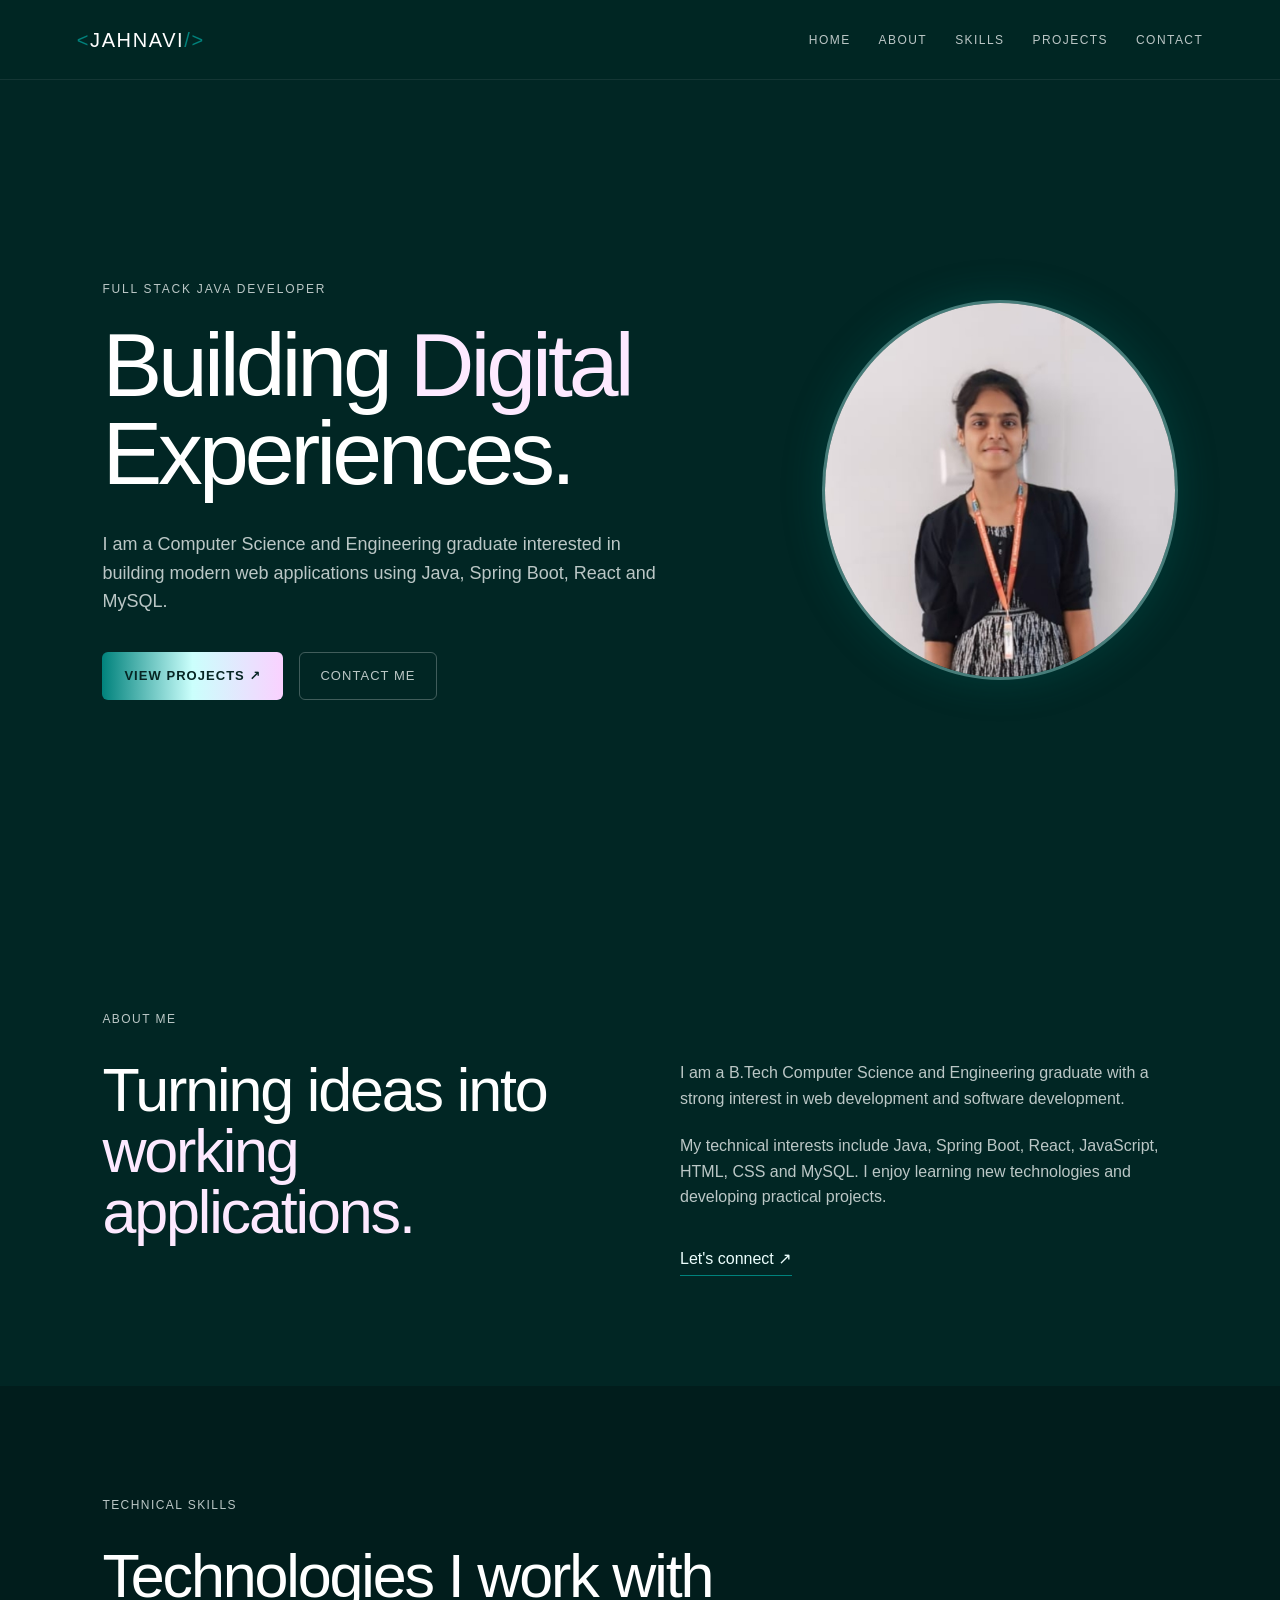
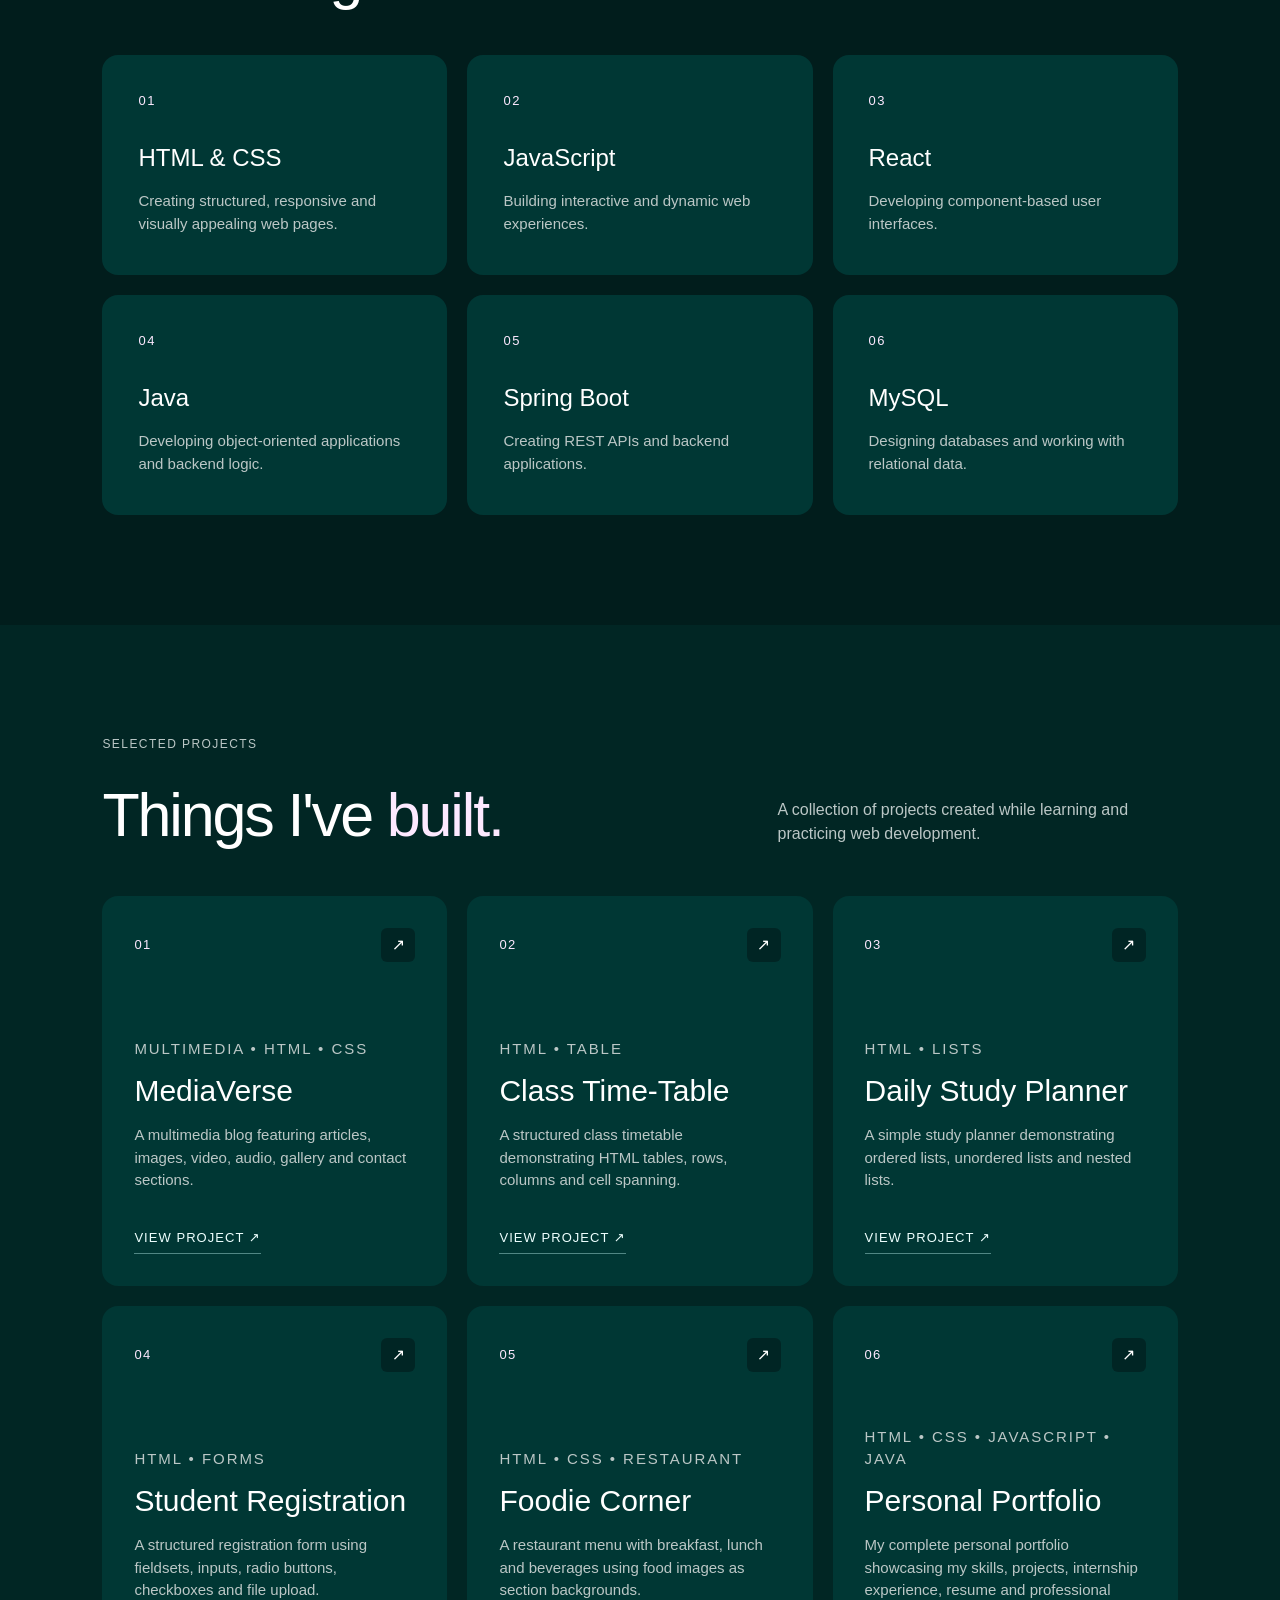
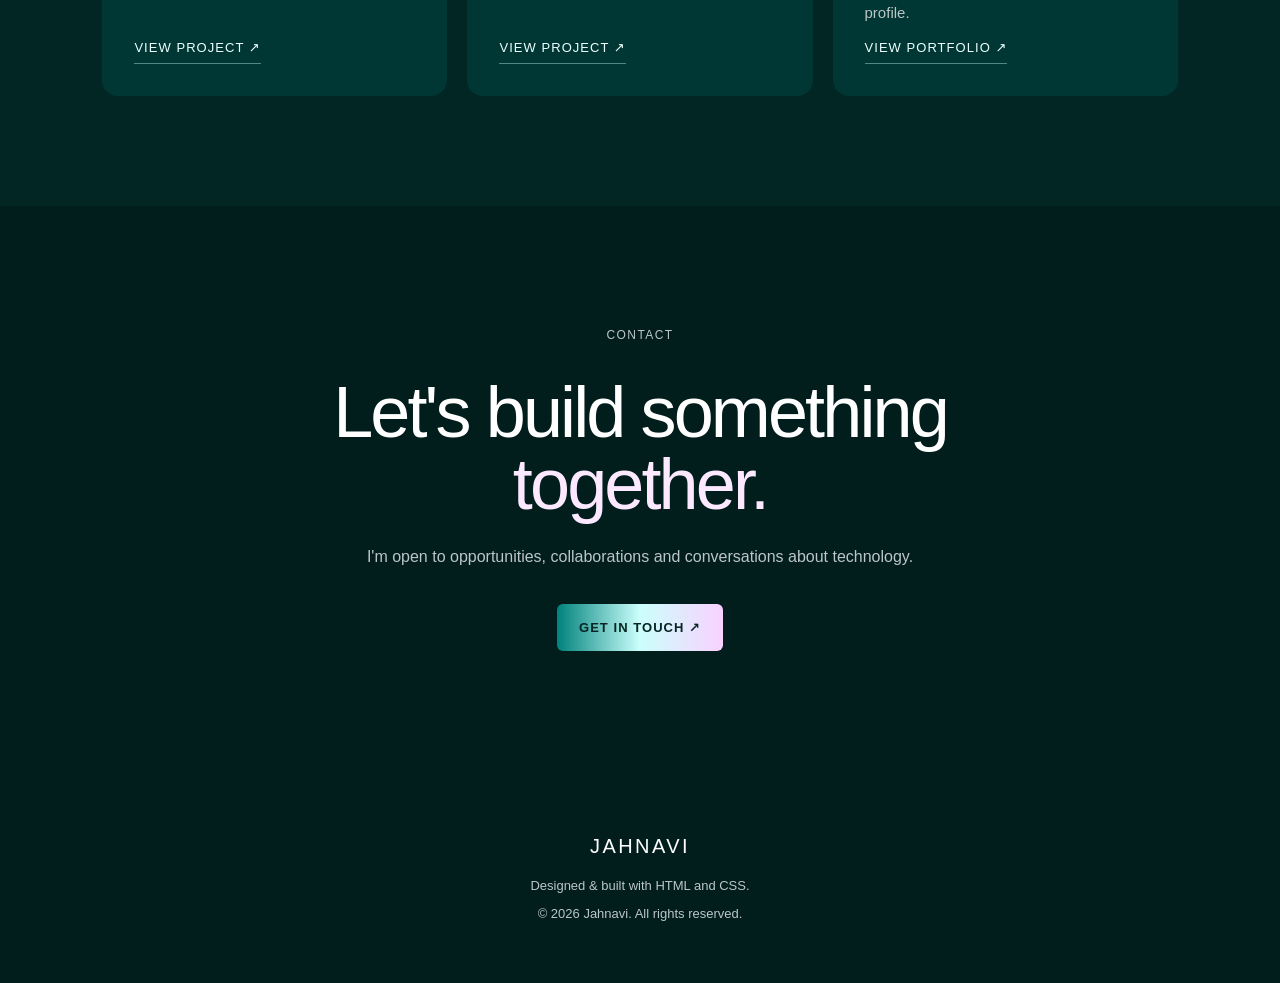
<file: index.html>
<!doctype html>
<html lang="en">
	<head>
		<meta charset="UTF-8" />

		<meta name="viewport" content="width=device-width, initial-scale=1.0" />

		<title>Jahnavi | Full Stack Java Developer</title>

		<link rel="stylesheet" href="style.css" />
	</head>

	<body>
		<!-- ================= NAVIGATION ================= -->

		<header class="navbar">
			<div class="logo"><span>&lt;</span>JAHNAVI<span>/&gt;</span></div>

			<nav>
				<a href="#home">Home</a>

				<a href="#about">About</a>

				<a href="#skills">Skills</a>

				<a href="#projects">Projects</a>

				<a href="#contact">Contact</a>
			</nav>
		</header>

		<!-- ================= HOME ================= -->

		<section id="home" class="hero">
			<div class="hero-content">
				<p class="eyebrow">FULL STACK JAVA DEVELOPER</p>

				<h1>
					Building
					<span>Digital</span>
					Experiences.
				</h1>

				<p class="hero-text">
					I am a Computer Science and Engineering graduate interested in
					building modern web applications using Java, Spring Boot, React and
					MySQL.
				</p>

				<div class="hero-buttons">
					<a href="#projects" class="primary-button"> View Projects ↗ </a>

					<a href="#contact" class="secondary-button"> Contact Me </a>
				</div>
			</div>

			<div class="hero-image">
				<img
					src="profile/image.png"
					alt="Jahnavi - Full Stack Java Developer"
				/>
			</div>
		</section>

		<!-- ================= ABOUT ================= -->

		<section id="about" class="section">
			<div class="section-label">ABOUT ME</div>

			<div class="about-grid">
				<div>
					<h2>
						Turning ideas into
						<span>working applications.</span>
					</h2>
				</div>

				<div class="about-text">
					<p>
						I am a B.Tech Computer Science and Engineering graduate with a
						strong interest in web development and software development.
					</p>

					<p>
						My technical interests include Java, Spring Boot, React, JavaScript,
						HTML, CSS and MySQL. I enjoy learning new technologies and
						developing practical projects.
					</p>

					<a href="#contact" class="text-link"> Let's connect ↗ </a>
				</div>
			</div>
		</section>

		<!-- ================= SKILLS ================= -->

		<section id="skills" class="section skills-section">
			<div class="section-label">TECHNICAL SKILLS</div>

			<h2>Technologies I work with</h2>

			<div class="skills-grid">
				<div class="skill-card">
					<span class="skill-number">01</span>

					<h3>HTML & CSS</h3>

					<p>
						Creating structured, responsive and visually appealing web pages.
					</p>
				</div>

				<div class="skill-card">
					<span class="skill-number">02</span>

					<h3>JavaScript</h3>

					<p>Building interactive and dynamic web experiences.</p>
				</div>

				<div class="skill-card">
					<span class="skill-number">03</span>

					<h3>React</h3>

					<p>Developing component-based user interfaces.</p>
				</div>

				<div class="skill-card">
					<span class="skill-number">04</span>

					<h3>Java</h3>

					<p>Developing object-oriented applications and backend logic.</p>
				</div>

				<div class="skill-card">
					<span class="skill-number">05</span>

					<h3>Spring Boot</h3>

					<p>Creating REST APIs and backend applications.</p>
				</div>

				<div class="skill-card">
					<span class="skill-number">06</span>

					<h3>MySQL</h3>

					<p>Designing databases and working with relational data.</p>
				</div>
			</div>
		</section>

		<!-- ================= PROJECTS ================= -->

		<section id="projects" class="section projects-section">
			<div class="section-label">SELECTED PROJECTS</div>

			<div class="projects-heading">
				<h2>
					Things I've
					<span>built.</span>
				</h2>

				<p>
					A collection of projects created while learning and practicing web
					development.
				</p>
			</div>

			<div class="projects-grid">
				<!-- PROJECT 01 -->

				<article class="project-card">
					<div class="project-top">
						<span class="project-number"> 01 </span>

						<span class="project-arrow"> ↗ </span>
					</div>

					<div class="project-content">
						<p class="project-type">MULTIMEDIA • HTML • CSS</p>

						<h3>MediaVerse</h3>

						<p>
							A multimedia blog featuring articles, images, video, audio,
							gallery and contact sections.
						</p>
					</div>

					<a href="DAY01/index.html" class="project-link" target="_blank">
						View Project ↗
					</a>
				</article>

				<!-- PROJECT 02 -->

				<article class="project-card">
					<div class="project-top">
						<span class="project-number"> 02 </span>

						<span class="project-arrow"> ↗ </span>
					</div>

					<div class="project-content">
						<p class="project-type">HTML • TABLE</p>

						<h3>Class Time-Table</h3>

						<p>
							A structured class timetable demonstrating HTML tables, rows,
							columns and cell spanning.
						</p>
					</div>

					<a href="../DAY02/index.html" class="project-link" target="_blank">
						View Project ↗
					</a>
				</article>

				<!-- PROJECT 03 -->

				<article class="project-card">
					<div class="project-top">
						<span class="project-number"> 03 </span>

						<span class="project-arrow"> ↗ </span>
					</div>

					<div class="project-content">
						<p class="project-type">HTML • LISTS</p>

						<h3>Daily Study Planner</h3>

						<p>
							A simple study planner demonstrating ordered lists, unordered
							lists and nested lists.
						</p>
					</div>

					<a href="../DAY03/index.html" class="project-link" target="_blank">
						View Project ↗
					</a>
				</article>

				<!-- PROJECT 04 -->

				<article class="project-card">
					<div class="project-top">
						<span class="project-number"> 04 </span>

						<span class="project-arrow"> ↗ </span>
					</div>

					<div class="project-content">
						<p class="project-type">HTML • FORMS</p>

						<h3>Student Registration</h3>

						<p>
							A structured registration form using fieldsets, inputs, radio
							buttons, checkboxes and file upload.
						</p>
					</div>

					<a href="../DAY04/index.html" class="project-link" target="_blank">
						View Project ↗
					</a>
				</article>

				<!-- PROJECT 05 -->

				<article class="project-card">
					<div class="project-top">
						<span class="project-number"> 05 </span>

						<span class="project-arrow"> ↗ </span>
					</div>

					<div class="project-content">
						<p class="project-type">HTML • CSS • RESTAURANT</p>

						<h3>Foodie Corner</h3>

						<p>
							A restaurant menu with breakfast, lunch and beverages using food
							images as section backgrounds.
						</p>
					</div>

					<a
						href="../DAY05/restaurantmenu/index.html"
						class="project-link"
						target="_blank"
					>
						View Project ↗
					</a>
				</article>

				<!-- PROJECT 06 -->

				<!-- PROJECT 06 -->

				<article class="project-card">
					<div class="project-top">
						<span class="project-number"> 06 </span>

						<span class="project-arrow"> ↗ </span>
					</div>

					<div class="project-content">
						<p class="project-type">HTML • CSS • JAVASCRIPT • JAVA</p>

						<h3>Personal Portfolio</h3>

						<p>
							My complete personal portfolio showcasing my skills, projects,
							internship experience, resume and professional profile.
						</p>
					</div>

					<a
						href="https://janu36035.github.io/Portfolio/"
						class="project-link"
						target="_blank"
						rel="noopener noreferrer"
					>
						View Portfolio ↗
					</a>
				</article>
			</div>
		</section>

		<!-- ================= CONTACT ================= -->

		<section id="contact" class="contact-section">
			<div class="section-label">CONTACT</div>

			<div class="contact-content">
				<h2>
					Let's build something
					<span>together.</span>
				</h2>

				<p>
					I'm open to opportunities, collaborations and conversations about
					technology.
				</p>

				<a href="mailto:polamreddyjahnavi@gmail.com" class="primary-button">
					Get In Touch ↗
				</a>
			</div>
		</section>

		<!-- ================= FOOTER ================= -->

		<footer>
			<div class="footer-logo">JAHNAVI</div>

			<p>Designed & built with HTML and CSS.</p>

			<p>© 2026 Jahnavi. All rights reserved.</p>
		</footer>
	</body>
</html>
</file>
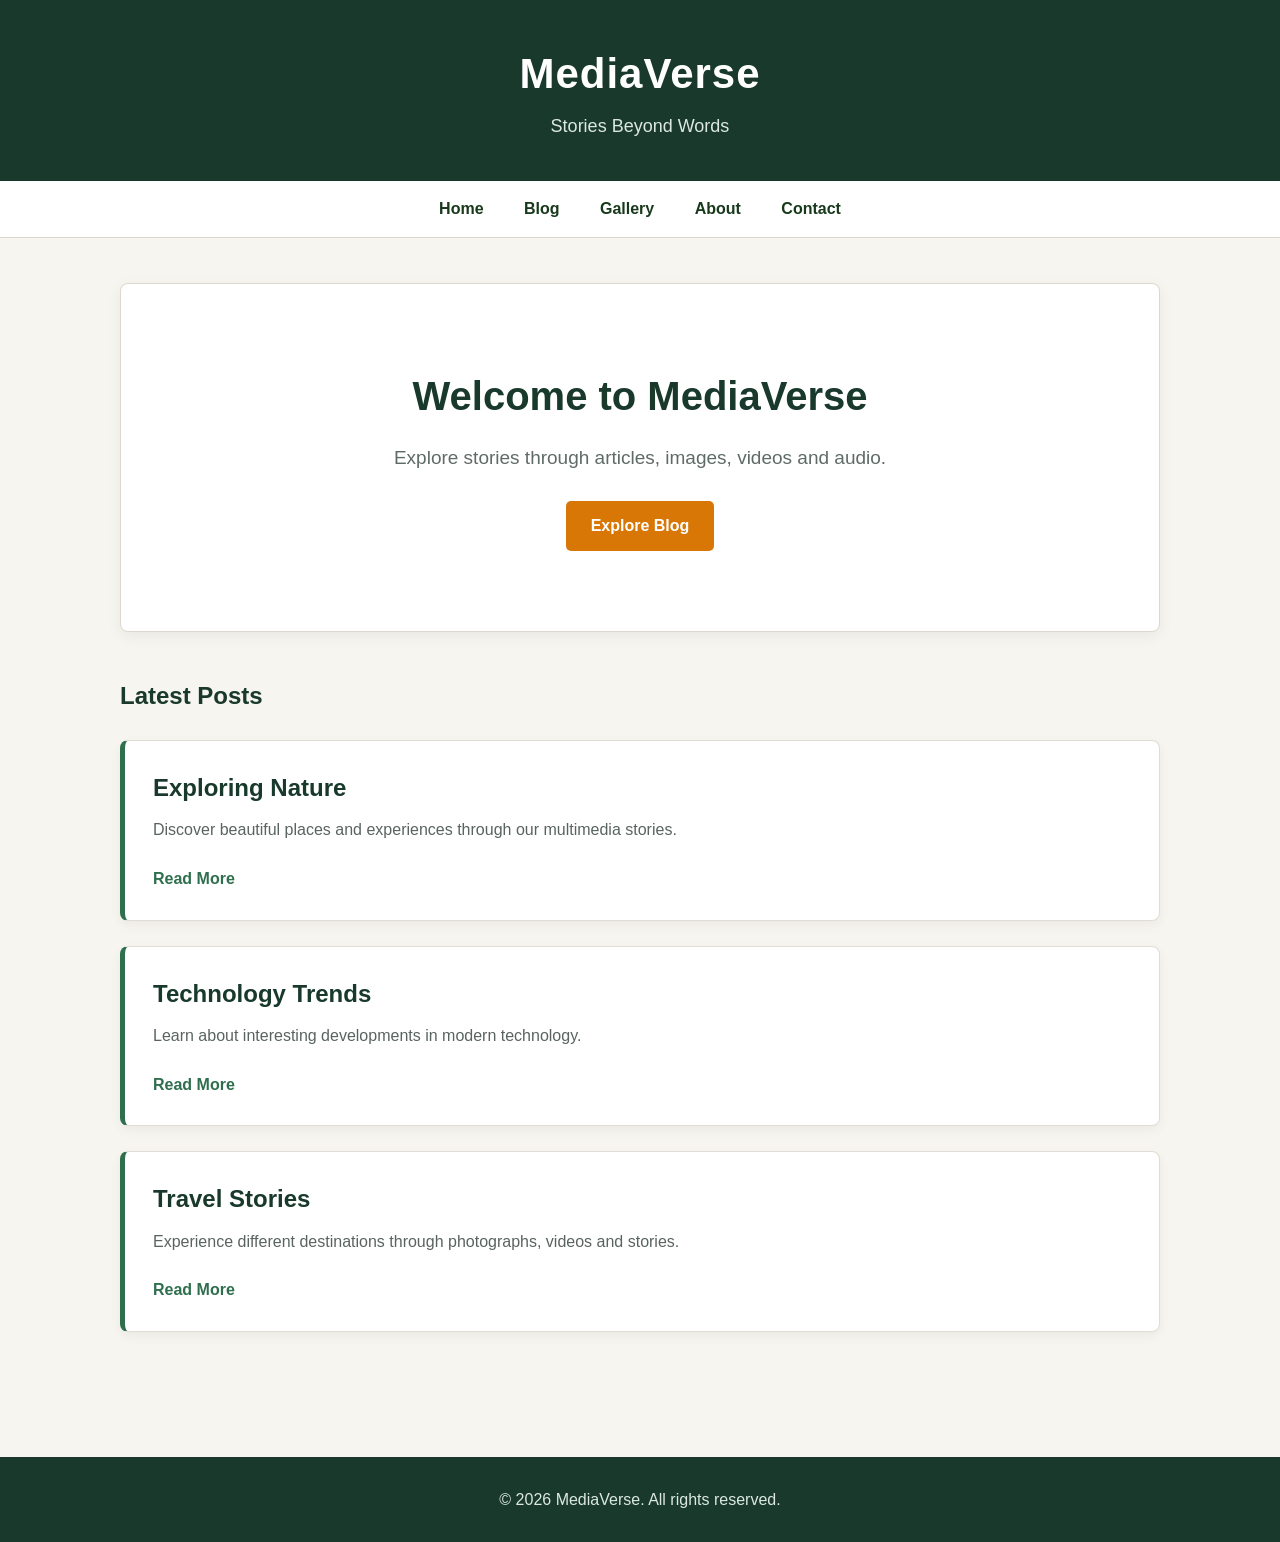
<file: DAY01/index.html>
<!DOCTYPE html>
<html lang="en">

<head>
    <meta charset="UTF-8">

    <meta name="viewport"
          content="width=device-width, initial-scale=1.0">

    <title>MediaVerse - Multimedia Blog</title>

    <link rel="stylesheet" href="css/style.css">
</head>

<body>

    <!-- Header -->
    <header>
        <h1>MediaVerse</h1>

        <p>Stories Beyond Words</p>
    </header>


    <!-- Navigation -->
    <nav>
        <a href="index.html">Home</a>
        <a href="blog.html">Blog</a>
        <a href="gallery.html">Gallery</a>
        <a href="about.html">About</a>
        <a href="contact.html">Contact</a>
    </nav>


    <!-- Main Content -->
    <main>

        <!-- Hero Section -->
        <section class="hero">

            <h2>Welcome to MediaVerse</h2>

            <p>
                Explore stories through articles, images,
                videos and audio.
            </p>

            <a href="blog.html" class="button">
                Explore Blog
            </a>

        </section>


        <!-- Latest Posts -->
        <section>

            <h2>Latest Posts</h2>

            <article>

                <h3>Exploring Nature</h3>

                <p>
                    Discover beautiful places and experiences
                    through our multimedia stories.
                </p>

                <a href="blog.html">
                    Read More
                </a>

            </article>


            <article>

                <h3>Technology Trends</h3>

                <p>
                    Learn about interesting developments in
                    modern technology.
                </p>

                <a href="blog.html">
                    Read More
                </a>

            </article>


            <article>

                <h3>Travel Stories</h3>

                <p>
                    Experience different destinations through
                    photographs, videos and stories.
                </p>

                <a href="blog.html">
                    Read More
                </a>

            </article>

        </section>

    </main>


    <!-- Footer -->
    <footer>

        <p>
            &copy; 2026 MediaVerse. All rights reserved.
        </p>

    </footer>

</body>

</html>
</file>
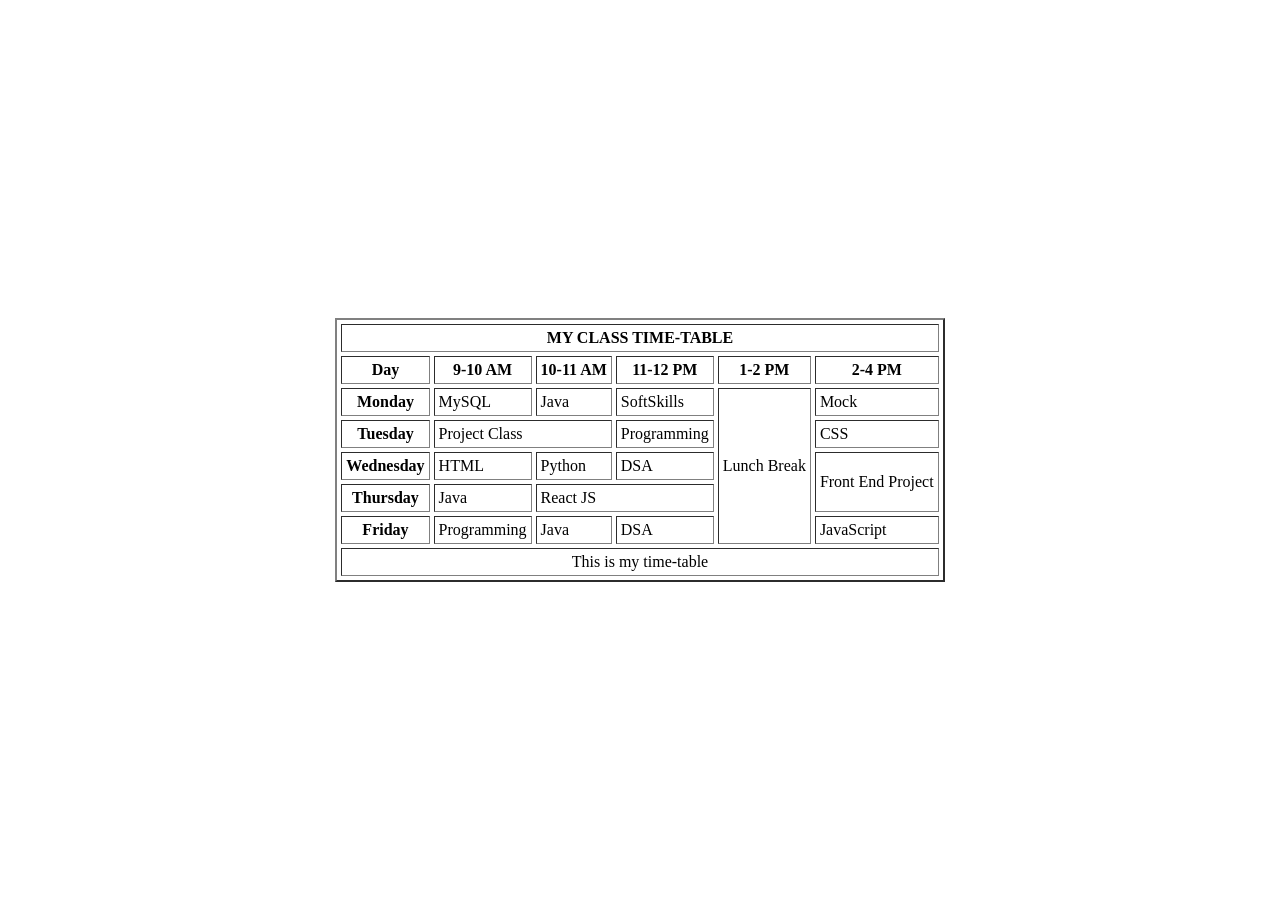
<file: DAY02/index.html>
<!DOCTYPE html>
<html lang="en">
<head>
    <meta charset="UTF-8">
    <meta name="viewport" content="width=<device-width>, initial-scale=1.0">
    <title>Document</title>
    <style>
        
    body {
    margin: 0;
    min-height: 100vh;
    display: flex;
    justify-content: center;
    align-items: center;
}

.table-container {
    width: fit-content;
}
    </style>
</head>
<body>
    <div class="table-container">
        <table border="2" cellspacing="4" cellpadding="4">
            <thead>
                <tr>
                    <th colspan="6">MY CLASS TIME-TABLE</th>
                </tr>
            </thead>
        <tbody>
            <tr>
            <th>Day</th>
            <th>9-10 AM</th>
            <th>10-11 AM</th>
            <th>11-12 PM</th>
            <th>1-2 PM</th>
            <th>2-4 PM</th>
        </tr>
        <tr>
            <th>Monday</th>
            <td>MySQL</td>
            <td>Java</td>
            <td>SoftSkills</td>
            <td rowspan="5">Lunch Break</td>
            <td>Mock</td>
        </tr>
        <tr>
            <th>Tuesday</th>
            <td colspan="2">Project Class</td>
            <td>Programming</td>
            <td>CSS</td>
        </tr>
        <tr>
            <th>Wednesday</th>
            <td>HTML</td>
            <td>Python</td>
            <td>DSA</td>
            <td rowspan="2">Front End Project</td>
        </tr>
        <tr>
            <th>Thursday</th>
            <td>Java</td>
            <td colspan="2">React JS</td>
        </tr>
        <tr>
            <th>Friday</th>
            <td>Programming</td>
            <td>Java</td>
            <td>DSA</td>
            <td>JavaScript</td>  
        </tr>
        </tbody>
        <tfoot>
            <tr>
                <td style="text-align: center;" colspan="6">This is my time-table</td>
            </tr>
        </tfoot>

    </table>
</body>
</html>
</file>
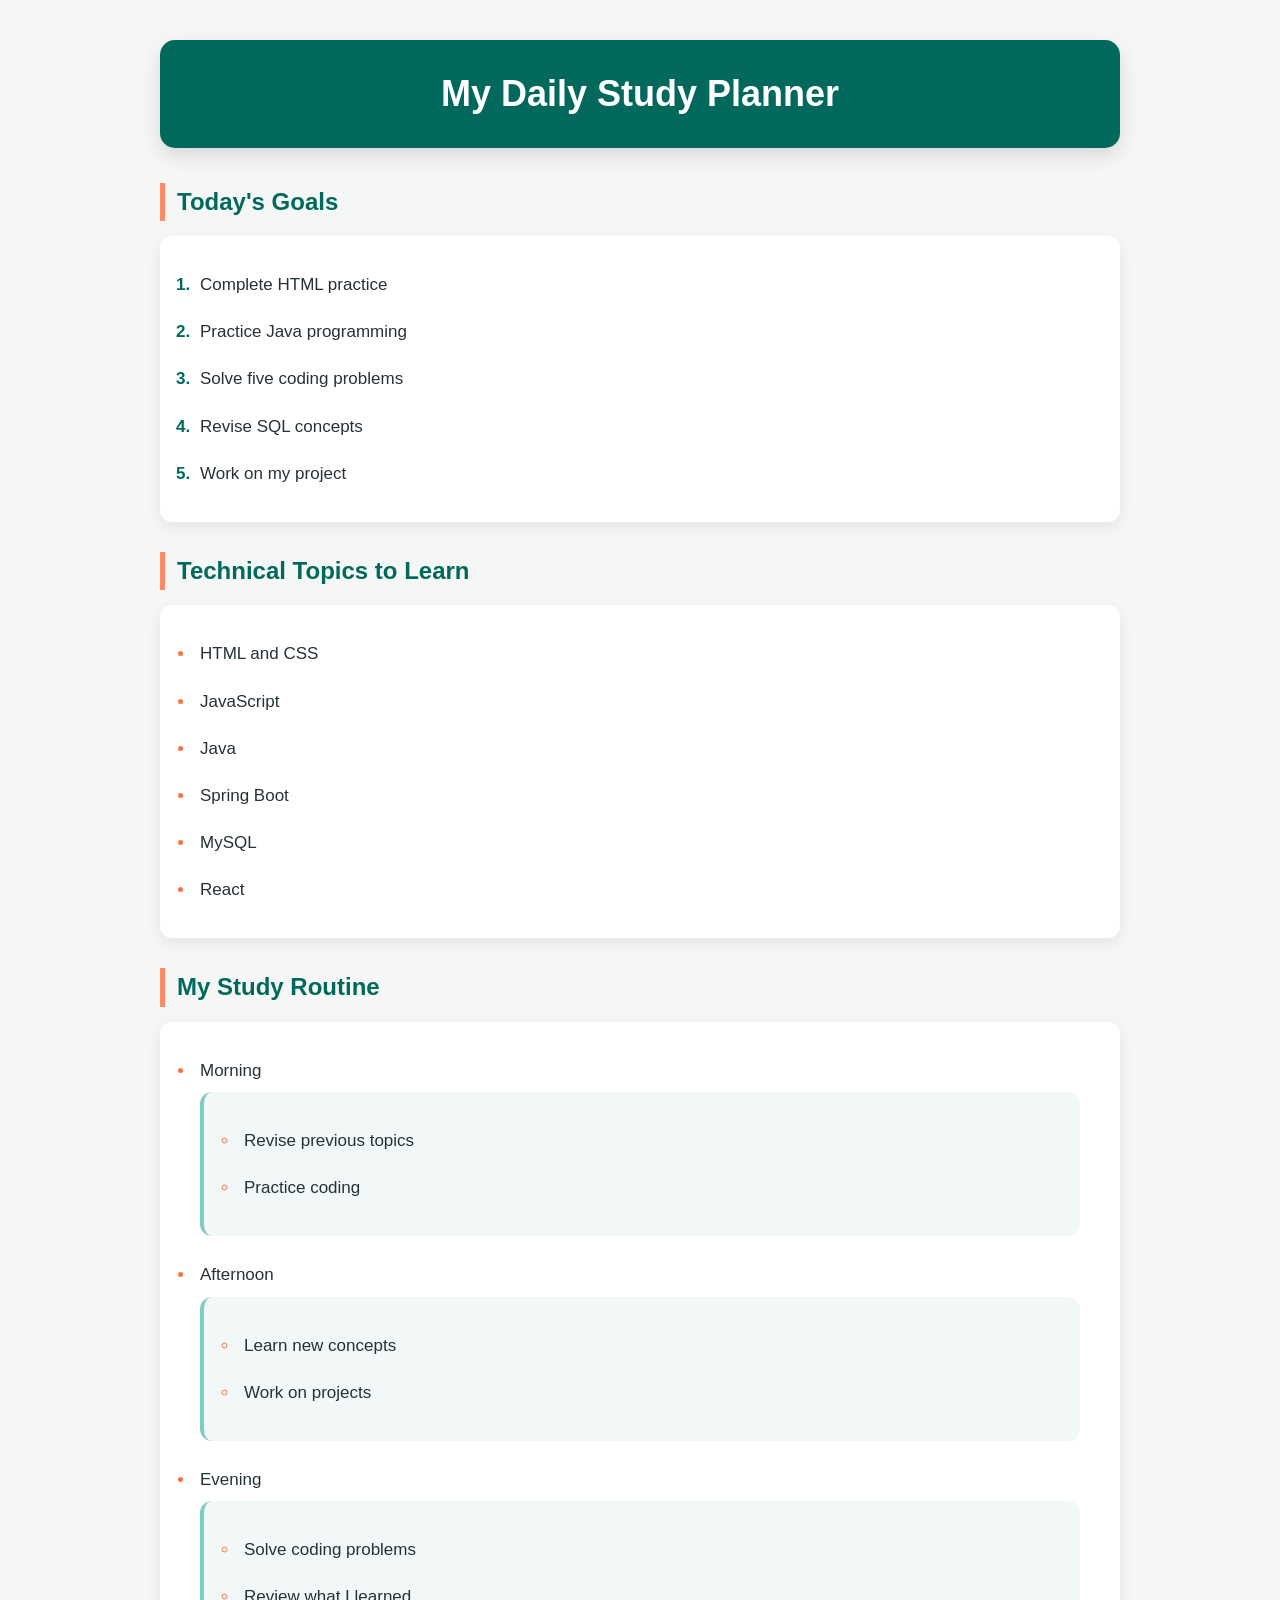
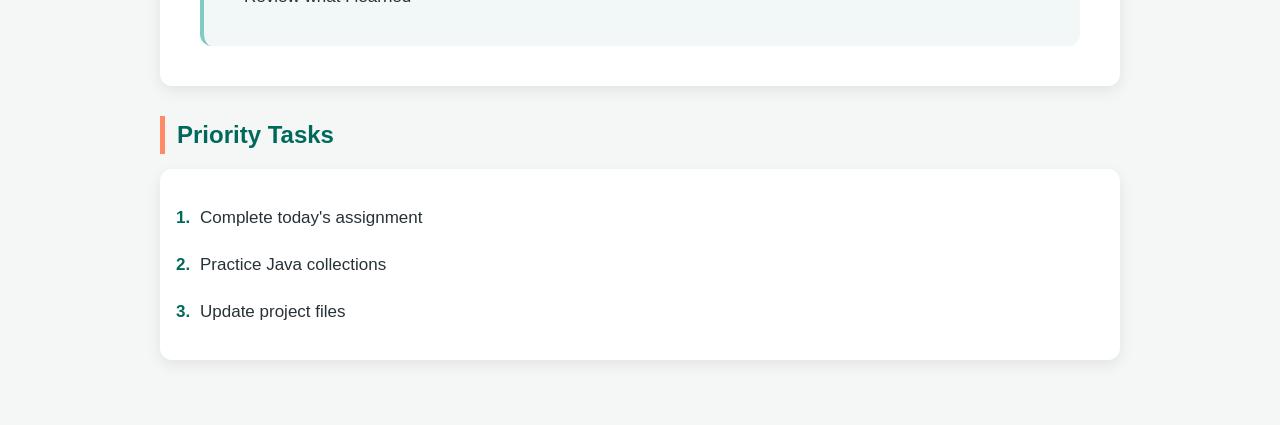
<file: DAY03/index.html>
<!doctype html>
<html lang="en">
	<head>
		<meta charset="UTF-8" />

		<meta name="viewport" content="width=device-width, initial-scale=1.0" />

		<title>Daily Study Planner</title>

		<link rel="stylesheet" href="style.css" />
	</head>

	<body>
		<h1>My Daily Study Planner</h1>

		<h2>Today's Goals</h2>

		<ol>
			<li>Complete HTML practice</li>
			<li>Practice Java programming</li>
			<li>Solve five coding problems</li>
			<li>Revise SQL concepts</li>
			<li>Work on my project</li>
		</ol>

		<h2>Technical Topics to Learn</h2>

		<ul>
			<li>HTML and CSS</li>
			<li>JavaScript</li>
			<li>Java</li>
			<li>Spring Boot</li>
			<li>MySQL</li>
			<li>React</li>
		</ul>

		<h2>My Study Routine</h2>

		<ul>
			<li>
				Morning
				<ul>
					<li>Revise previous topics</li>
					<li>Practice coding</li>
				</ul>
			</li>

			<li>
				Afternoon
				<ul>
					<li>Learn new concepts</li>
					<li>Work on projects</li>
				</ul>
			</li>

			<li>
				Evening
				<ul>
					<li>Solve coding problems</li>
					<li>Review what I learned</li>
				</ul>
			</li>
		</ul>

		<h2>Priority Tasks</h2>

		<ol>
			<li>Complete today's assignment</li>
			<li>Practice Java collections</li>
			<li>Update project files</li>
		</ol>
	</body>
</html>
</file>
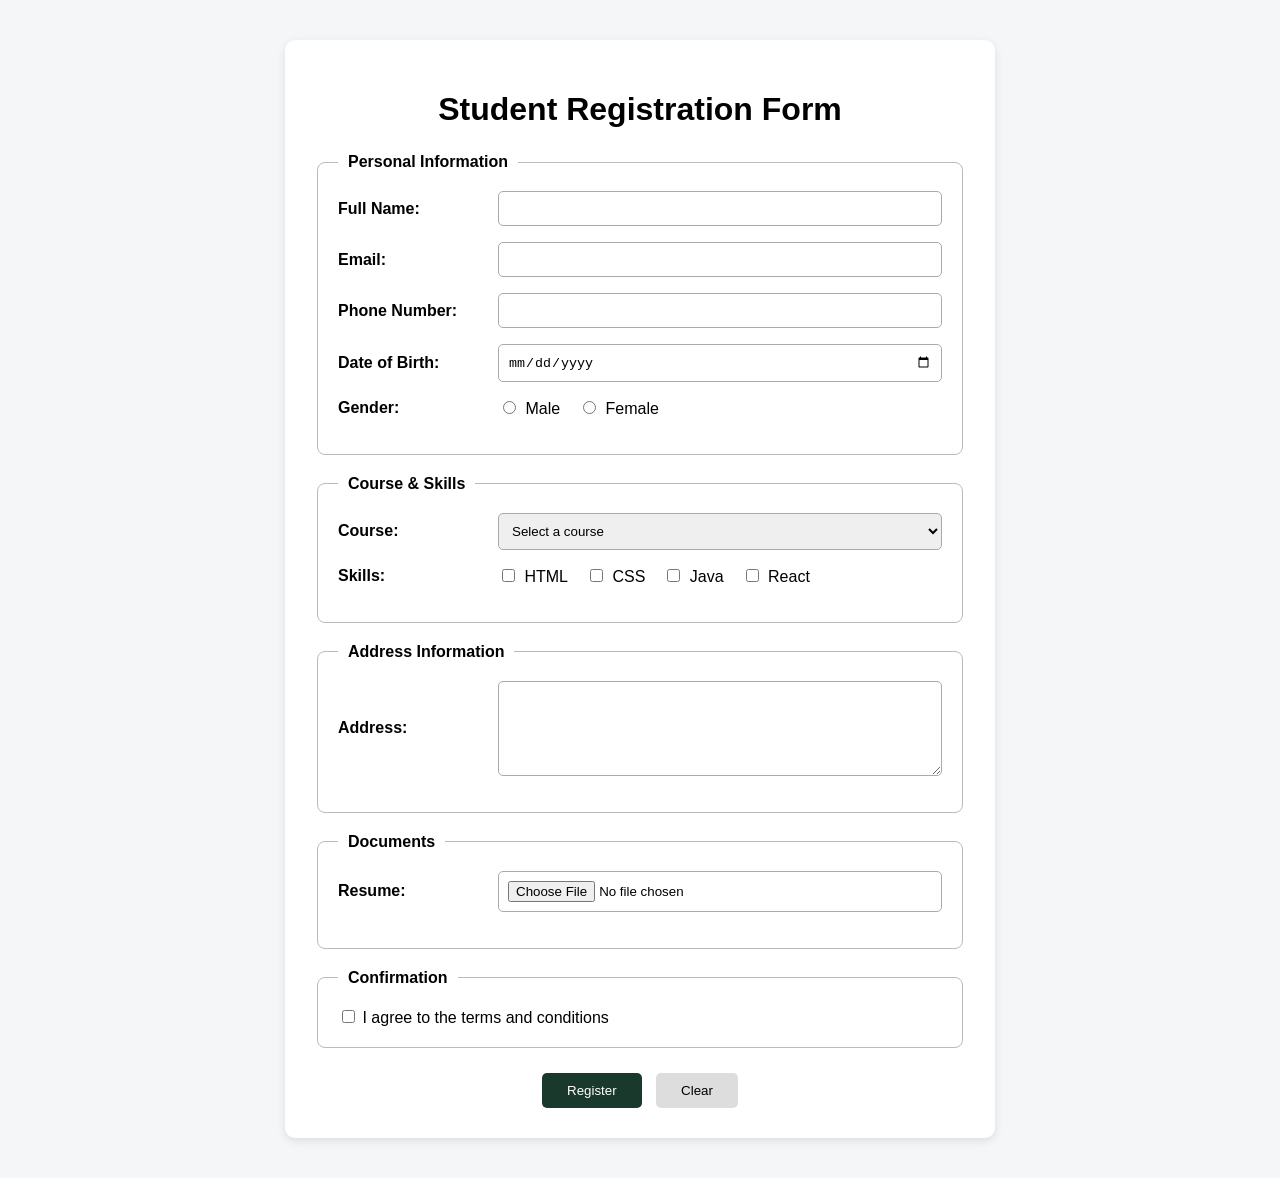
<file: DAY04/index.html>
<!DOCTYPE html>
<html lang="en">

<head>
    <meta charset="UTF-8">
    <meta name="viewport" content="width=device-width, initial-scale=1.0">
    <title>Student Registration Form</title>

    <style>
        body {
            font-family: Arial, sans-serif;
            background-color: #f4f6f8;
            margin: 0;
            padding: 40px 0;
        }

        .form-container {
            width: 650px;
            margin: auto;
            padding: 30px;
            background-color: white;
            border-radius: 10px;
            box-shadow: 0 3px 10px rgba(0, 0, 0, 0.1);
        }

        h1 {
            text-align: center;
            margin-bottom: 25px;
        }

        fieldset {
            border: 1px solid #bbb;
            border-radius: 8px;
            padding: 20px;
            margin-bottom: 20px;
        }

        legend {
            font-weight: bold;
            padding: 0 10px;
        }

        .form-group {
            display: grid;
            grid-template-columns: 160px 1fr;
            align-items: center;
            margin-bottom: 16px;
        }

        .form-group > label {
            font-weight: bold;
        }

        input[type="text"],
        input[type="email"],
        input[type="tel"],
        input[type="date"],
        input[type="file"],
        select,
        textarea {
            width: 100%;
            padding: 9px;
            box-sizing: border-box;
            border: 1px solid #aaa;
            border-radius: 5px;
        }

        .radio-group,
        .checkbox-group {
            display: flex;
            gap: 18px;
            align-items: center;
        }

        .radio-group label,
        .checkbox-group label {
            font-weight: normal;
        }

        .radio-group input,
        .checkbox-group input {
            width: auto;
            margin-right: 5px;
        }

        textarea {
            resize: vertical;
        }

        .button-group {
            text-align: center;
            margin-top: 25px;
        }

        button {
            padding: 10px 25px;
            margin: 0 5px;
            border: none;
            border-radius: 5px;
            cursor: pointer;
        }

        .register {
            background-color: #18392b;
            color: white;
        }

        .clear {
            background-color: #ddd;
        }
    </style>
</head>

<body>

    <div class="form-container">

        <h1>Student Registration Form</h1>

        <form>

            <!-- Personal Information -->

            <fieldset>

                <legend>Personal Information</legend>

                <div class="form-group">
                    <label for="fullname">Full Name:</label>
                    <input type="text" id="fullname" name="fullname" required>
                </div>

                <div class="form-group">
                    <label for="email">Email:</label>
                    <input type="email" id="email" name="email" required>
                </div>

                <div class="form-group">
                    <label for="phone">Phone Number:</label>
                    <input type="tel" id="phone" name="phone">
                </div>

                <div class="form-group">
                    <label for="dob">Date of Birth:</label>
                    <input type="date" id="dob" name="dob">
                </div>

                <div class="form-group">

                    <label>Gender:</label>

                    <div class="radio-group">

                        <label>
                            <input type="radio" name="gender" value="male">
                            Male
                        </label>

                        <label>
                            <input type="radio" name="gender" value="female">
                            Female
                        </label>

                    </div>

                </div>

            </fieldset>


            <!-- Course and Skills -->

            <fieldset>

                <legend>Course & Skills</legend>

                <div class="form-group">

                    <label for="course">Course:</label>

                    <select id="course" name="course">

                        <option value="">Select a course</option>
                        <option value="java">Java Full Stack</option>
                        <option value="python">Python Full Stack</option>
                        <option value="web">Web Development</option>
                        <option value="data">Data Science</option>

                    </select>

                </div>

                <div class="form-group">

                    <label>Skills:</label>

                    <div class="checkbox-group">

                        <label>
                            <input type="checkbox" name="skills" value="html">
                            HTML
                        </label>

                        <label>
                            <input type="checkbox" name="skills" value="css">
                            CSS
                        </label>

                        <label>
                            <input type="checkbox" name="skills" value="java">
                            Java
                        </label>

                        <label>
                            <input type="checkbox" name="skills" value="react">
                            React
                        </label>

                    </div>

                </div>

            </fieldset>


            <!-- Address -->

            <fieldset>

                <legend>Address Information</legend>

                <div class="form-group">

                    <label for="address">Address:</label>

                    <textarea
                        id="address"
                        name="address"
                        rows="5"
                        placeholder="Enter your complete address">
                    </textarea>

                </div>

            </fieldset>


            <!-- Documents -->

            <fieldset>

                <legend>Documents</legend>

                <div class="form-group">

                    <label for="resume">Resume:</label>

                    <input
                        type="file"
                        id="resume"
                        name="resume">

                </div>

            </fieldset>


            <!-- Terms -->

            <fieldset>

                <legend>Confirmation</legend>

                <input
                    type="checkbox"
                    id="terms"
                    name="terms"
                    required>

                <label for="terms">
                    I agree to the terms and conditions
                </label>

            </fieldset>


            <!-- Buttons -->

            <div class="button-group">

                <button type="submit" class="register">
                    Register
                </button>

                <button type="reset" class="clear">
                    Clear
                </button>

            </div>

        </form>

    </div>

</body>

</html>
</file>
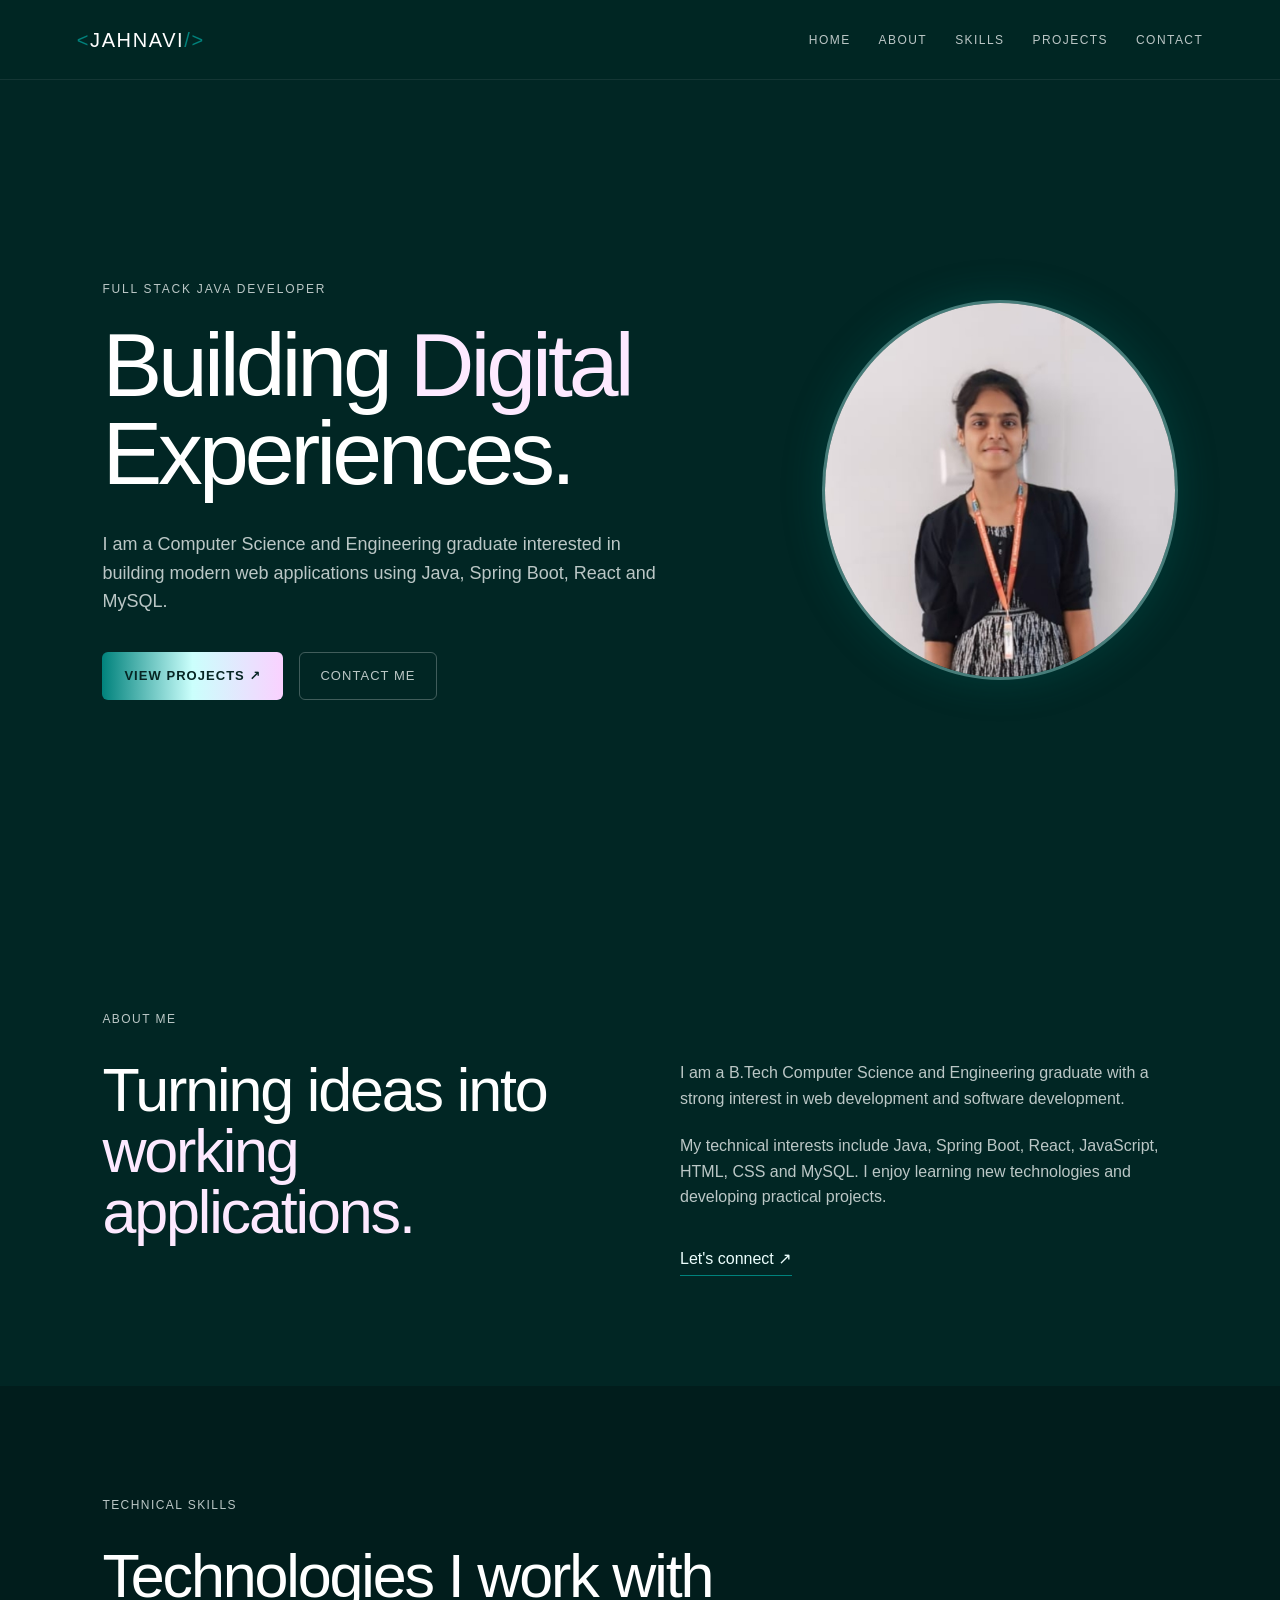
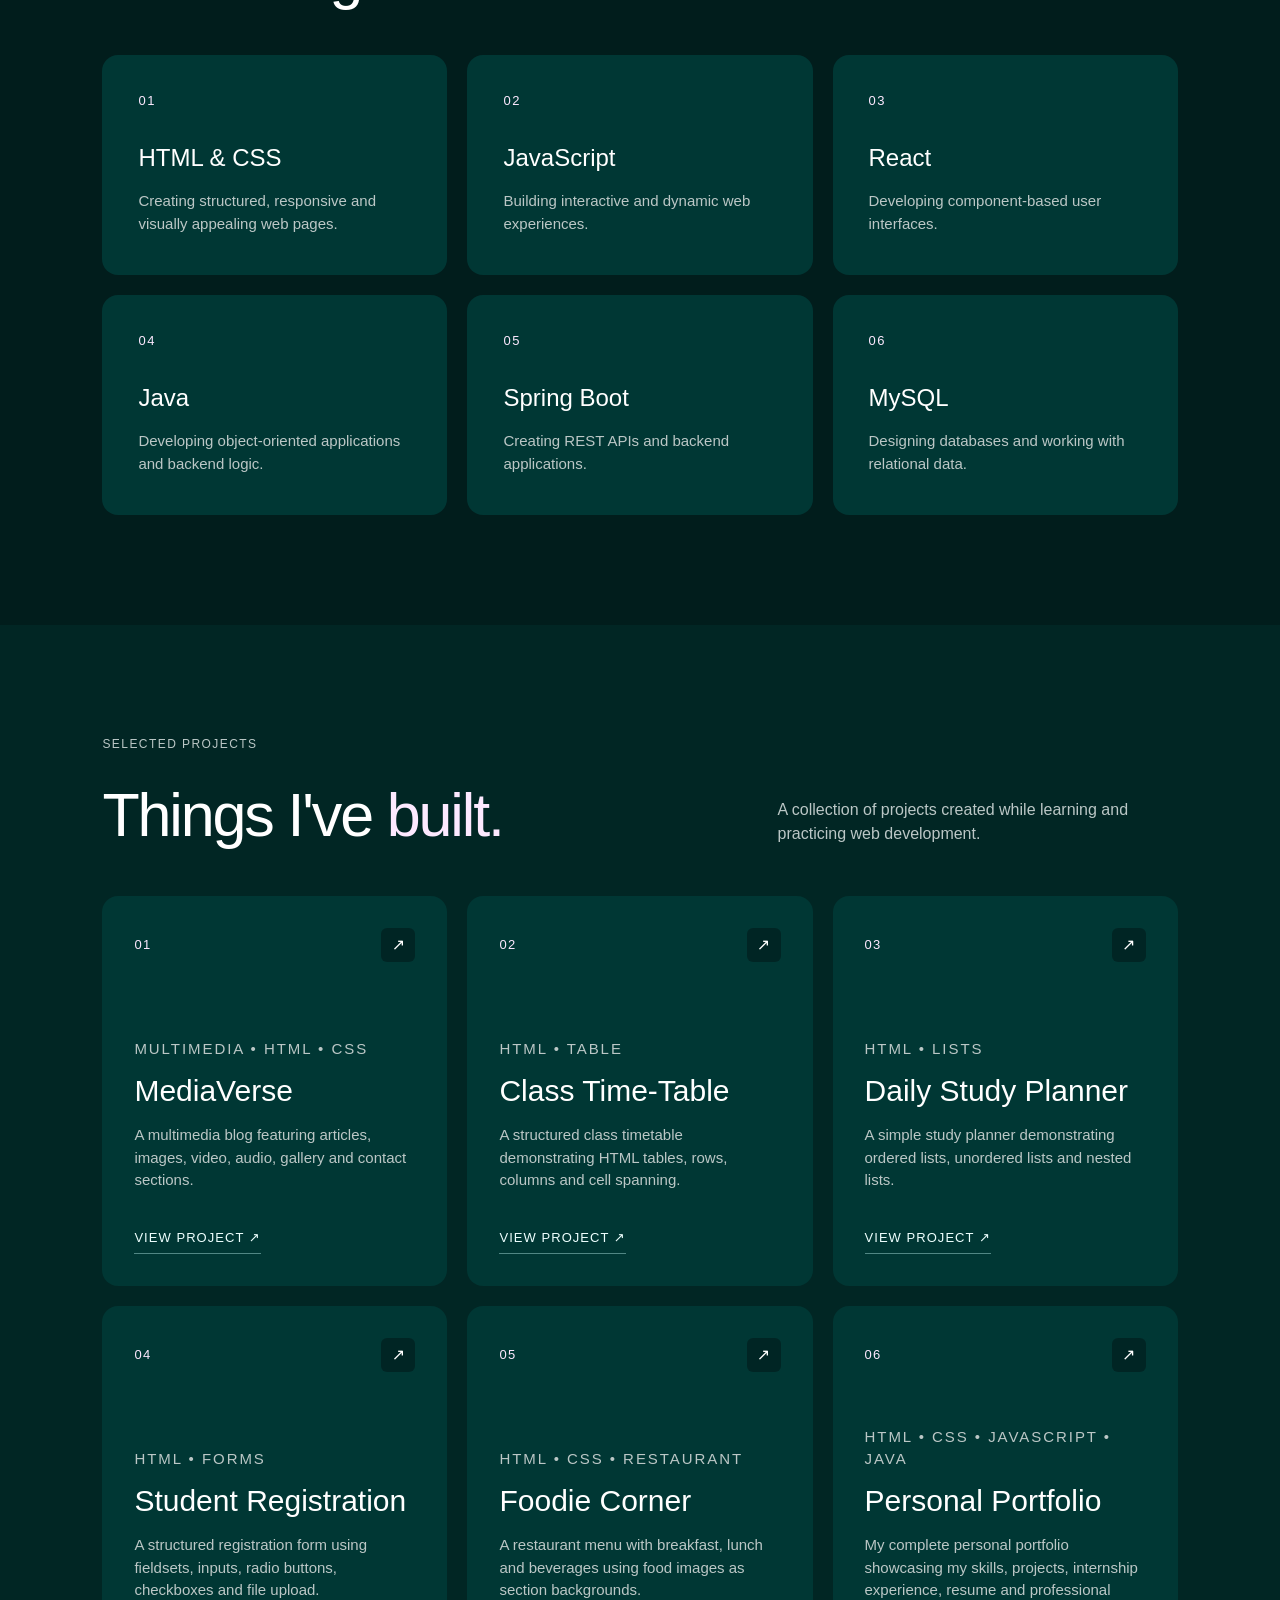
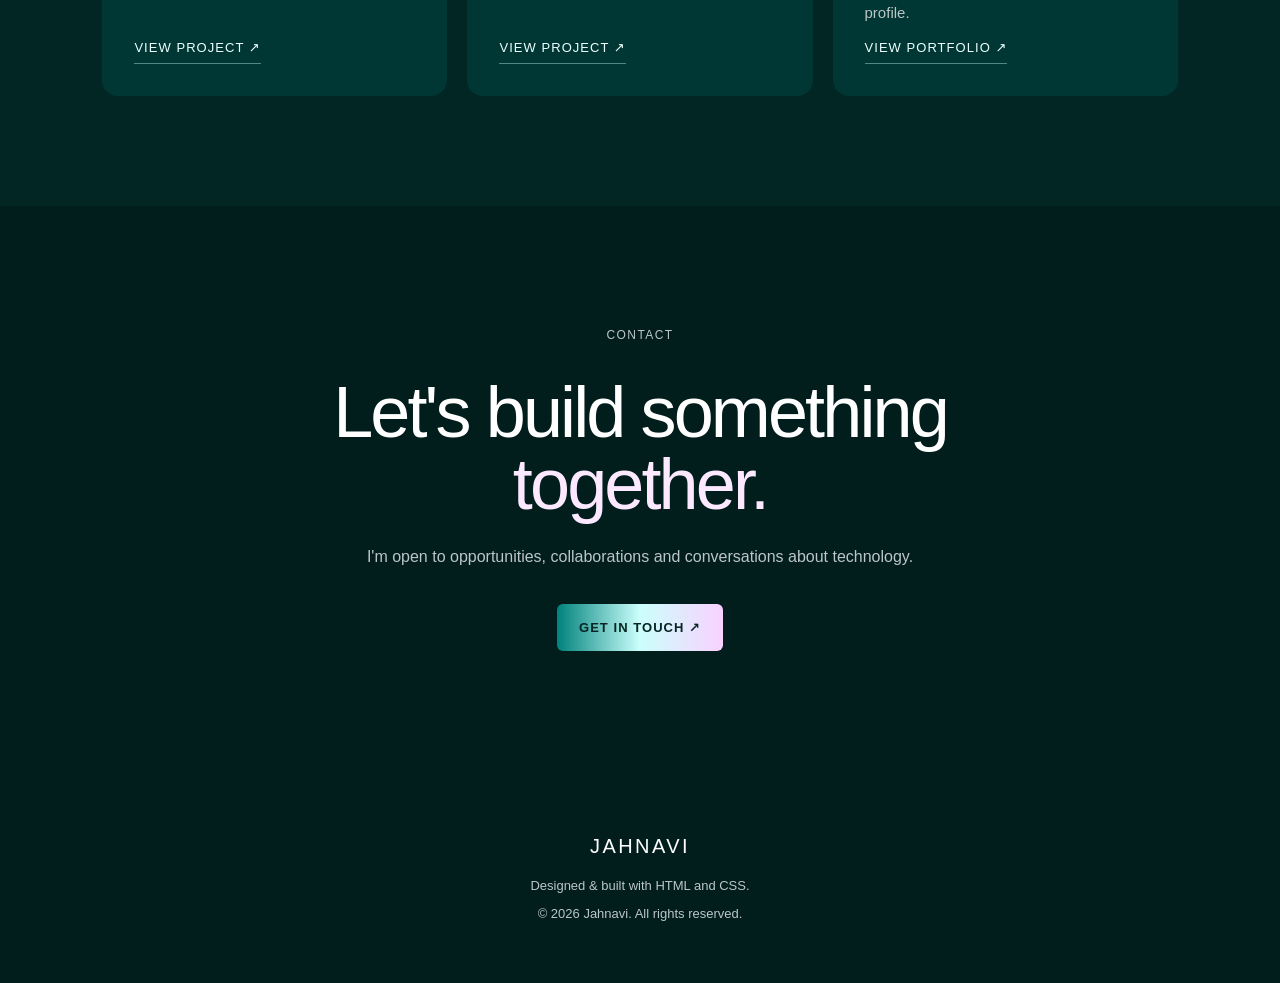
<file: DAY06/index.html>
<!doctype html>
<html lang="en">
	<head>
		<meta charset="UTF-8" />

		<meta name="viewport" content="width=device-width, initial-scale=1.0" />

		<title>Jahnavi | Full Stack Java Developer</title>

		<link rel="stylesheet" href="style.css" />
	</head>

	<body>
		<!-- ================= NAVIGATION ================= -->

		<header class="navbar">
			<div class="logo"><span>&lt;</span>JAHNAVI<span>/&gt;</span></div>

			<nav>
				<a href="#home">Home</a>

				<a href="#about">About</a>

				<a href="#skills">Skills</a>

				<a href="#projects">Projects</a>

				<a href="#contact">Contact</a>
			</nav>
		</header>

		<!-- ================= HOME ================= -->

		<section id="home" class="hero">
			<div class="hero-content">
				<p class="eyebrow">FULL STACK JAVA DEVELOPER</p>

				<h1>
					Building
					<span>Digital</span>
					Experiences.
				</h1>

				<p class="hero-text">
					I am a Computer Science and Engineering graduate interested in
					building modern web applications using Java, Spring Boot, React and
					MySQL.
				</p>

				<div class="hero-buttons">
					<a href="#projects" class="primary-button"> View Projects ↗ </a>

					<a href="#contact" class="secondary-button"> Contact Me </a>
				</div>
			</div>

			<div class="hero-image">
				<img
					src="profile/image.png"
					alt="Jahnavi - Full Stack Java Developer"
				/>
			</div>
		</section>

		<!-- ================= ABOUT ================= -->

		<section id="about" class="section">
			<div class="section-label">ABOUT ME</div>

			<div class="about-grid">
				<div>
					<h2>
						Turning ideas into
						<span>working applications.</span>
					</h2>
				</div>

				<div class="about-text">
					<p>
						I am a B.Tech Computer Science and Engineering graduate with a
						strong interest in web development and software development.
					</p>

					<p>
						My technical interests include Java, Spring Boot, React, JavaScript,
						HTML, CSS and MySQL. I enjoy learning new technologies and
						developing practical projects.
					</p>

					<a href="#contact" class="text-link"> Let's connect ↗ </a>
				</div>
			</div>
		</section>

		<!-- ================= SKILLS ================= -->

		<section id="skills" class="section skills-section">
			<div class="section-label">TECHNICAL SKILLS</div>

			<h2>Technologies I work with</h2>

			<div class="skills-grid">
				<div class="skill-card">
					<span class="skill-number">01</span>

					<h3>HTML & CSS</h3>

					<p>
						Creating structured, responsive and visually appealing web pages.
					</p>
				</div>

				<div class="skill-card">
					<span class="skill-number">02</span>

					<h3>JavaScript</h3>

					<p>Building interactive and dynamic web experiences.</p>
				</div>

				<div class="skill-card">
					<span class="skill-number">03</span>

					<h3>React</h3>

					<p>Developing component-based user interfaces.</p>
				</div>

				<div class="skill-card">
					<span class="skill-number">04</span>

					<h3>Java</h3>

					<p>Developing object-oriented applications and backend logic.</p>
				</div>

				<div class="skill-card">
					<span class="skill-number">05</span>

					<h3>Spring Boot</h3>

					<p>Creating REST APIs and backend applications.</p>
				</div>

				<div class="skill-card">
					<span class="skill-number">06</span>

					<h3>MySQL</h3>

					<p>Designing databases and working with relational data.</p>
				</div>
			</div>
		</section>

		<!-- ================= PROJECTS ================= -->

		<section id="projects" class="section projects-section">
			<div class="section-label">SELECTED PROJECTS</div>

			<div class="projects-heading">
				<h2>
					Things I've
					<span>built.</span>
				</h2>

				<p>
					A collection of projects created while learning and practicing web
					development.
				</p>
			</div>

			<div class="projects-grid">
				<!-- PROJECT 01 -->

				<article class="project-card">
					<div class="project-top">
						<span class="project-number"> 01 </span>

						<span class="project-arrow"> ↗ </span>
					</div>

					<div class="project-content">
						<p class="project-type">MULTIMEDIA • HTML • CSS</p>

						<h3>MediaVerse</h3>

						<p>
							A multimedia blog featuring articles, images, video, audio,
							gallery and contact sections.
						</p>
					</div>

					<a href="../DAY01/index.html" class="project-link" target="_blank">
						View Project ↗
					</a>
				</article>

				<!-- PROJECT 02 -->

				<article class="project-card">
					<div class="project-top">
						<span class="project-number"> 02 </span>

						<span class="project-arrow"> ↗ </span>
					</div>

					<div class="project-content">
						<p class="project-type">HTML • TABLE</p>

						<h3>Class Time-Table</h3>

						<p>
							A structured class timetable demonstrating HTML tables, rows,
							columns and cell spanning.
						</p>
					</div>

					<a href="../DAY02/index.html" class="project-link" target="_blank">
						View Project ↗
					</a>
				</article>

				<!-- PROJECT 03 -->

				<article class="project-card">
					<div class="project-top">
						<span class="project-number"> 03 </span>

						<span class="project-arrow"> ↗ </span>
					</div>

					<div class="project-content">
						<p class="project-type">HTML • LISTS</p>

						<h3>Daily Study Planner</h3>

						<p>
							A simple study planner demonstrating ordered lists, unordered
							lists and nested lists.
						</p>
					</div>

					<a href="../DAY03/index.html" class="project-link" target="_blank">
						View Project ↗
					</a>
				</article>

				<!-- PROJECT 04 -->

				<article class="project-card">
					<div class="project-top">
						<span class="project-number"> 04 </span>

						<span class="project-arrow"> ↗ </span>
					</div>

					<div class="project-content">
						<p class="project-type">HTML • FORMS</p>

						<h3>Student Registration</h3>

						<p>
							A structured registration form using fieldsets, inputs, radio
							buttons, checkboxes and file upload.
						</p>
					</div>

					<a href="../DAY04/index.html" class="project-link" target="_blank">
						View Project ↗
					</a>
				</article>

				<!-- PROJECT 05 -->

				<article class="project-card">
					<div class="project-top">
						<span class="project-number"> 05 </span>

						<span class="project-arrow"> ↗ </span>
					</div>

					<div class="project-content">
						<p class="project-type">HTML • CSS • RESTAURANT</p>

						<h3>Foodie Corner</h3>

						<p>
							A restaurant menu with breakfast, lunch and beverages using food
							images as section backgrounds.
						</p>
					</div>

					<a
						href="../DAY05/restaurantmenu/index.html"
						class="project-link"
						target="_blank"
					>
						View Project ↗
					</a>
				</article>

				<!-- PROJECT 06 -->

				<!-- PROJECT 06 -->

				<article class="project-card">
					<div class="project-top">
						<span class="project-number"> 06 </span>

						<span class="project-arrow"> ↗ </span>
					</div>

					<div class="project-content">
						<p class="project-type">HTML • CSS • JAVASCRIPT • JAVA</p>

						<h3>Personal Portfolio</h3>

						<p>
							My complete personal portfolio showcasing my skills, projects,
							internship experience, resume and professional profile.
						</p>
					</div>

					<a
						href="https://janu36035.github.io/Portfolio/"
						class="project-link"
						target="_blank"
						rel="noopener noreferrer"
					>
						View Portfolio ↗
					</a>
				</article>
			</div>
		</section>

		<!-- ================= CONTACT ================= -->

		<section id="contact" class="contact-section">
			<div class="section-label">CONTACT</div>

			<div class="contact-content">
				<h2>
					Let's build something
					<span>together.</span>
				</h2>

				<p>
					I'm open to opportunities, collaborations and conversations about
					technology.
				</p>

				<a href="mailto:polamreddyjahnavi@gmail.com" class="primary-button">
					Get In Touch ↗
				</a>
			</div>
		</section>

		<!-- ================= FOOTER ================= -->

		<footer>
			<div class="footer-logo">JAHNAVI</div>

			<p>Designed & built with HTML and CSS.</p>

			<p>© 2026 Jahnavi. All rights reserved.</p>
		</footer>
	</body>
</html>
</file>
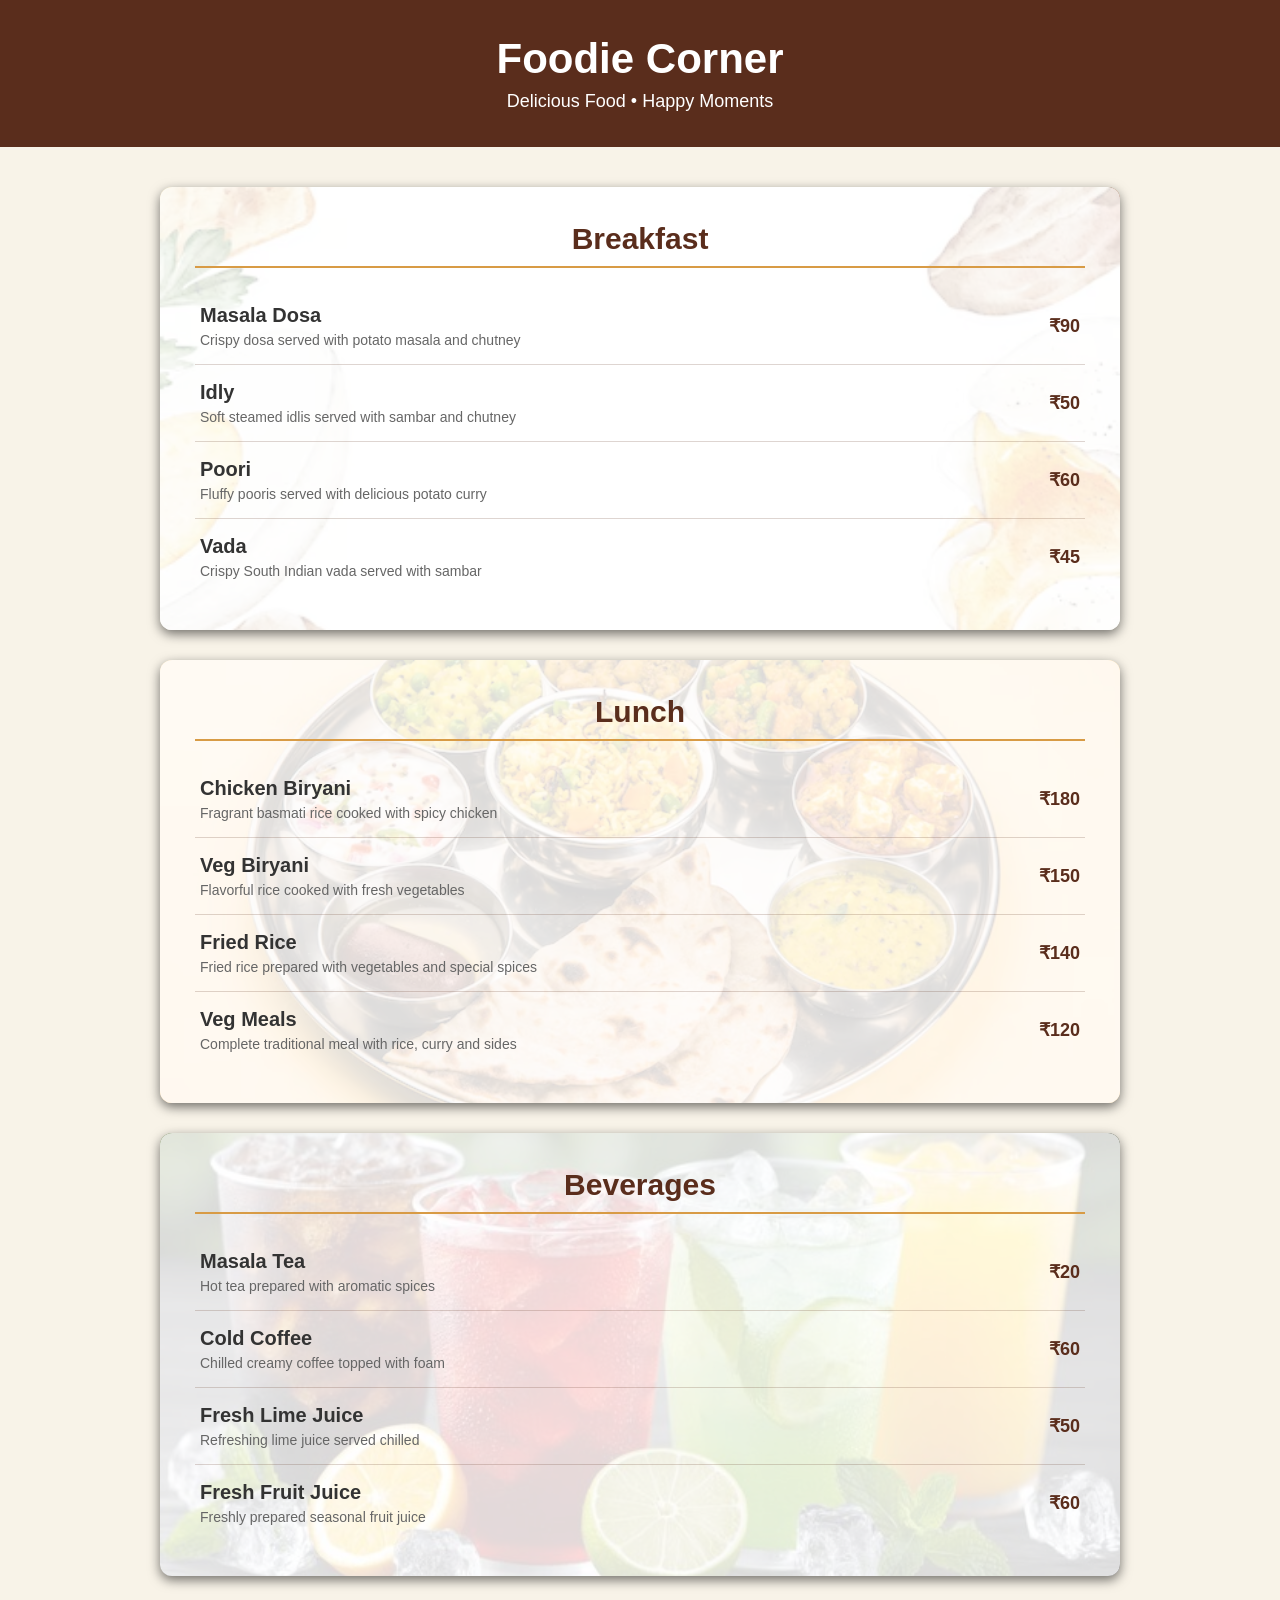
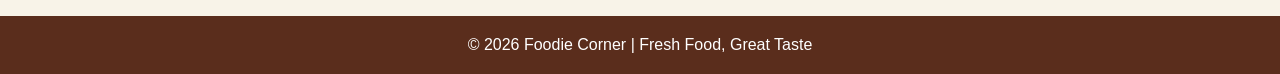
<file: DAY05/restaurantmenu/index.html>
<!DOCTYPE html>
<html lang="en">

<head>

    <meta charset="UTF-8">
    <meta name="viewport" content="width=device-width, initial-scale=1.0">

    <title>Foodie Corner</title>

    <style>

        * {
            box-sizing: border-box;
            margin: 0;
            padding: 0;
        }

        body {
            font-family: Arial, sans-serif;
            background-color: #f8f3e8;
            color: #333;
        }


        /* ================= HEADER ================= */

        header {
            text-align: center;
            background-color: #5a2d1c;
            color: white;
            padding: 35px 20px;
        }

        header h1 {
            font-size: 42px;
            margin-bottom: 8px;
        }

        header p {
            font-size: 18px;
        }


        /* ================= MAIN ================= */

        main {
            max-width: 1000px;
            margin: 40px auto;
            padding: 0 20px;
        }


        /* ================= MENU SECTION ================= */

        .menu-section {
            position: relative;

            padding: 35px;
            margin-bottom: 30px;

            border-radius: 12px;

            overflow: hidden;

            background-size: cover;
            background-position: center;
            background-repeat: no-repeat;

            box-shadow: 0 4px 12px rgba(0, 0, 0, 0.55);
        }


        /* Background images */

        .breakfast {
            background-image: url("../images/breakfast.png");
        }

        .lunch {
            background-image: url("../images/lunch.png");
        }

        .beverages {
            background-image: url("../images/beverages.png");
        }


        /* White transparent layer */

        .menu-section::before {
            content: "";

            position: absolute;

            top: 0;
            left: 0;
            right: 0;
            bottom: 0;

            background-color: rgba(255, 255, 255, 0.85);
        }


        /* Keep content above overlay */

        .menu-section > * {
            position: relative;
            z-index: 1;
        }


        /* ================= SECTION HEADING ================= */

        .menu-section h2 {
            text-align: center;

            color: #5a2d1c;

            font-size: 30px;

            margin-bottom: 20px;

            padding-bottom: 10px;

            border-bottom: 2px solid #d89b45;
        }


        /* ================= MENU ITEM ================= */

        .menu-item {
            display: flex;

            justify-content: space-between;

            align-items: center;

            gap: 20px;

            padding: 16px 5px;

            border-bottom: 1px solid rgba(90, 45, 28, 0.2);
        }


        .menu-item:last-child {
            border-bottom: none;
        }


        /* ================= FOOD INFORMATION ================= */

        .item-info h3 {
            color: #333;

            font-size: 20px;

            margin-bottom: 5px;
        }


        .item-info p {
            color: #666;

            font-size: 14px;
        }


        /* ================= PRICE ================= */

        .price {
            color: #5a2d1c;

            font-weight: bold;

            font-size: 18px;

            white-space: nowrap;
        }


        /* ================= FOOTER ================= */

        footer {
            text-align: center;

            background-color: #5a2d1c;

            color: white;

            padding: 20px;

            margin-top: 40px;
        }


        /* ================= MOBILE ================= */

        @media (max-width: 600px) {

            header h1 {
                font-size: 32px;
            }

            main {
                padding: 0 12px;
            }

            .menu-section {
                padding: 25px 20px;
            }

            .menu-item {
                align-items: flex-start;
            }

            .item-info h3 {
                font-size: 18px;
            }

            .price {
                font-size: 16px;
            }

        }

    </style>

</head>


<body>


    <!-- ================= HEADER ================= -->

    <header>

        <h1>Foodie Corner</h1>

        <p>Delicious Food • Happy Moments</p>

    </header>



    <!-- ================= MAIN CONTENT ================= -->

    <main>


        <!-- ================= BREAKFAST ================= -->

        <section class="menu-section breakfast">

            <h2>Breakfast</h2>


            <div class="menu-item">

                <div class="item-info">

                    <h3>Masala Dosa</h3>

                    <p>
                        Crispy dosa served with potato masala and chutney
                    </p>

                </div>

                <span class="price">₹90</span>

            </div>


            <div class="menu-item">

                <div class="item-info">

                    <h3>Idly</h3>

                    <p>
                        Soft steamed idlis served with sambar and chutney
                    </p>

                </div>

                <span class="price">₹50</span>

            </div>


            <div class="menu-item">

                <div class="item-info">

                    <h3>Poori</h3>

                    <p>
                        Fluffy pooris served with delicious potato curry
                    </p>

                </div>

                <span class="price">₹60</span>

            </div>


            <div class="menu-item">

                <div class="item-info">

                    <h3>Vada</h3>

                    <p>
                        Crispy South Indian vada served with sambar
                    </p>

                </div>

                <span class="price">₹45</span>

            </div>

        </section>



        <!-- ================= LUNCH ================= -->

        <section class="menu-section lunch">

            <h2>Lunch</h2>


            <div class="menu-item">

                <div class="item-info">

                    <h3>Chicken Biryani</h3>

                    <p>
                        Fragrant basmati rice cooked with spicy chicken
                    </p>

                </div>

                <span class="price">₹180</span>

            </div>


            <div class="menu-item">

                <div class="item-info">

                    <h3>Veg Biryani</h3>

                    <p>
                        Flavorful rice cooked with fresh vegetables
                    </p>

                </div>

                <span class="price">₹150</span>

            </div>


            <div class="menu-item">

                <div class="item-info">

                    <h3>Fried Rice</h3>

                    <p>
                        Fried rice prepared with vegetables and special spices
                    </p>

                </div>

                <span class="price">₹140</span>

            </div>


            <div class="menu-item">

                <div class="item-info">

                    <h3>Veg Meals</h3>

                    <p>
                        Complete traditional meal with rice, curry and sides
                    </p>

                </div>

                <span class="price">₹120</span>

            </div>

        </section>



        <!-- ================= BEVERAGES ================= -->

        <section class="menu-section beverages">

            <h2>Beverages</h2>


            <div class="menu-item">

                <div class="item-info">

                    <h3>Masala Tea</h3>

                    <p>
                        Hot tea prepared with aromatic spices
                    </p>

                </div>

                <span class="price">₹20</span>

            </div>


            <div class="menu-item">

                <div class="item-info">

                    <h3>Cold Coffee</h3>

                    <p>
                        Chilled creamy coffee topped with foam
                    </p>

                </div>

                <span class="price">₹60</span>

            </div>


            <div class="menu-item">

                <div class="item-info">

                    <h3>Fresh Lime Juice</h3>

                    <p>
                        Refreshing lime juice served chilled
                    </p>

                </div>

                <span class="price">₹50</span>

            </div>


            <div class="menu-item">

                <div class="item-info">

                    <h3>Fresh Fruit Juice</h3>

                    <p>
                        Freshly prepared seasonal fruit juice
                    </p>

                </div>

                <span class="price">₹60</span>

            </div>

        </section>


    </main>



    <!-- ================= FOOTER ================= -->

    <footer>

        <p>
            © 2026 Foodie Corner | Fresh Food, Great Taste
        </p>

    </footer>


</body>

</html>
</file>
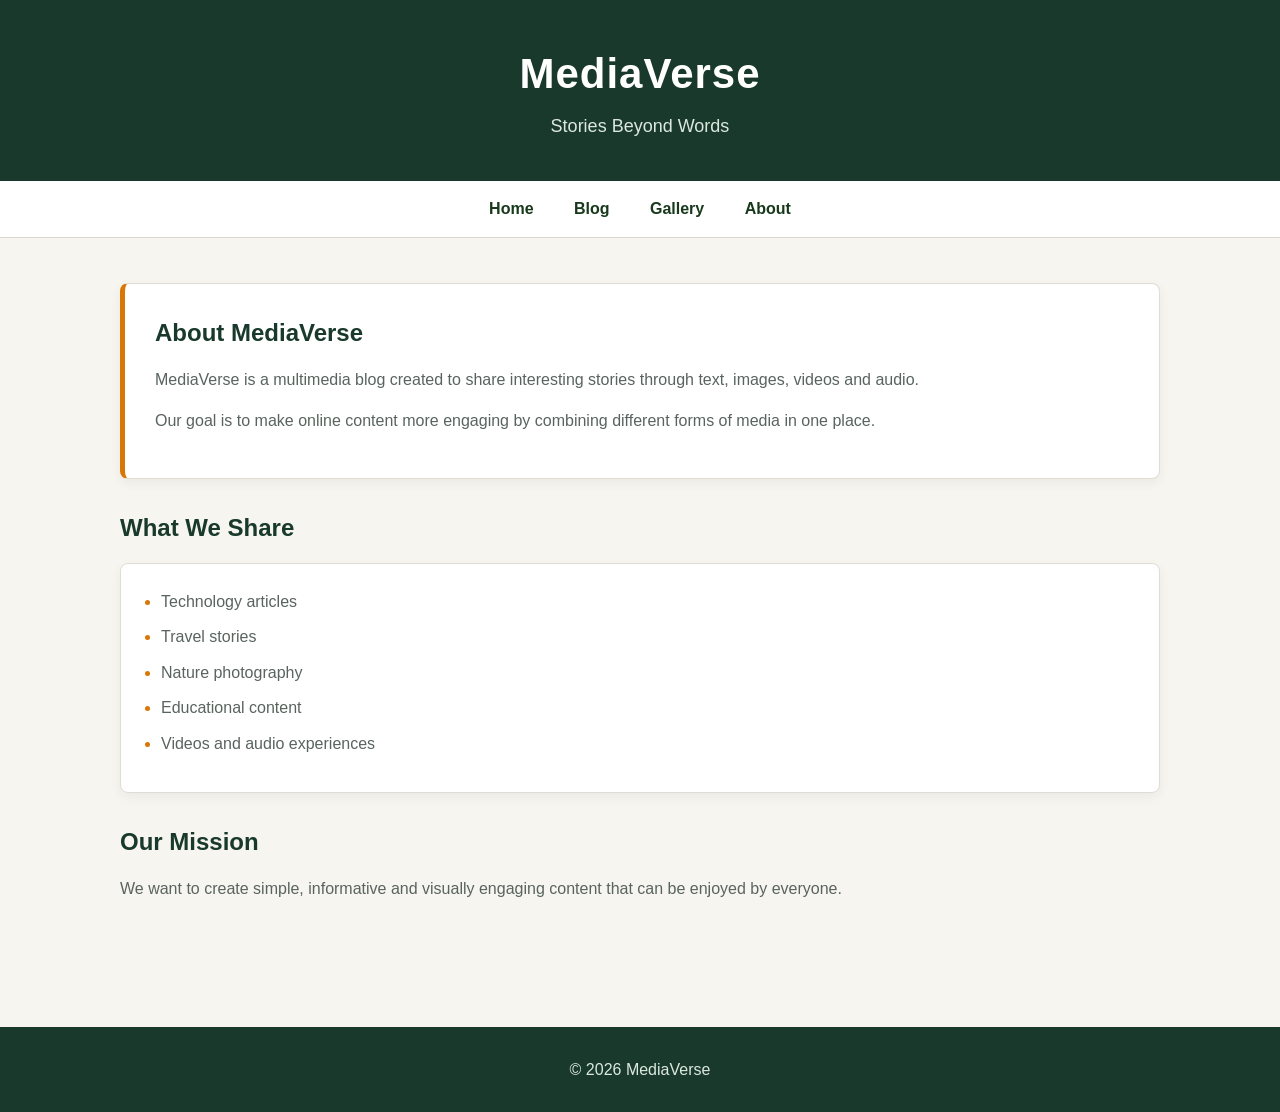
<file: DAY01/about.html>
<!DOCTYPE html>
<html lang="en">

<head>

    <meta charset="UTF-8">

    <meta name="viewport"
          content="width=device-width, initial-scale=1.0">

    <title>About - MediaVerse</title>

    <link rel="stylesheet" href="css/style.css">

</head>

<body>

    <header>

        <h1>MediaVerse</h1>

        <p>Stories Beyond Words</p>

    </header>


    <nav>

        <a href="index.html">Home</a>

        <a href="blog.html">Blog</a>

        <a href="gallery.html">Gallery</a>

        <a href="about.html">About</a>

    </nav>


    <main>

        <section class="about">

            <h2>About MediaVerse</h2>

            <p>
                MediaVerse is a multimedia blog created to
                share interesting stories through text,
                images, videos and audio.
            </p>

            <p>
                Our goal is to make online content more
                engaging by combining different forms of
                media in one place.
            </p>

        </section>


        <section>

            <h2>What We Share</h2>

            <ul>

                <li>Technology articles</li>

                <li>Travel stories</li>

                <li>Nature photography</li>

                <li>Educational content</li>

                <li>Videos and audio experiences</li>

            </ul>

        </section>


        <section>

            <h2>Our Mission</h2>

            <p>
                We want to create simple, informative and
                visually engaging content that can be enjoyed
                by everyone.
            </p>

        </section>

    </main>


    <footer>

        <p>
            &copy; 2026 MediaVerse
        </p>

    </footer>

</body>

</html>
</file>
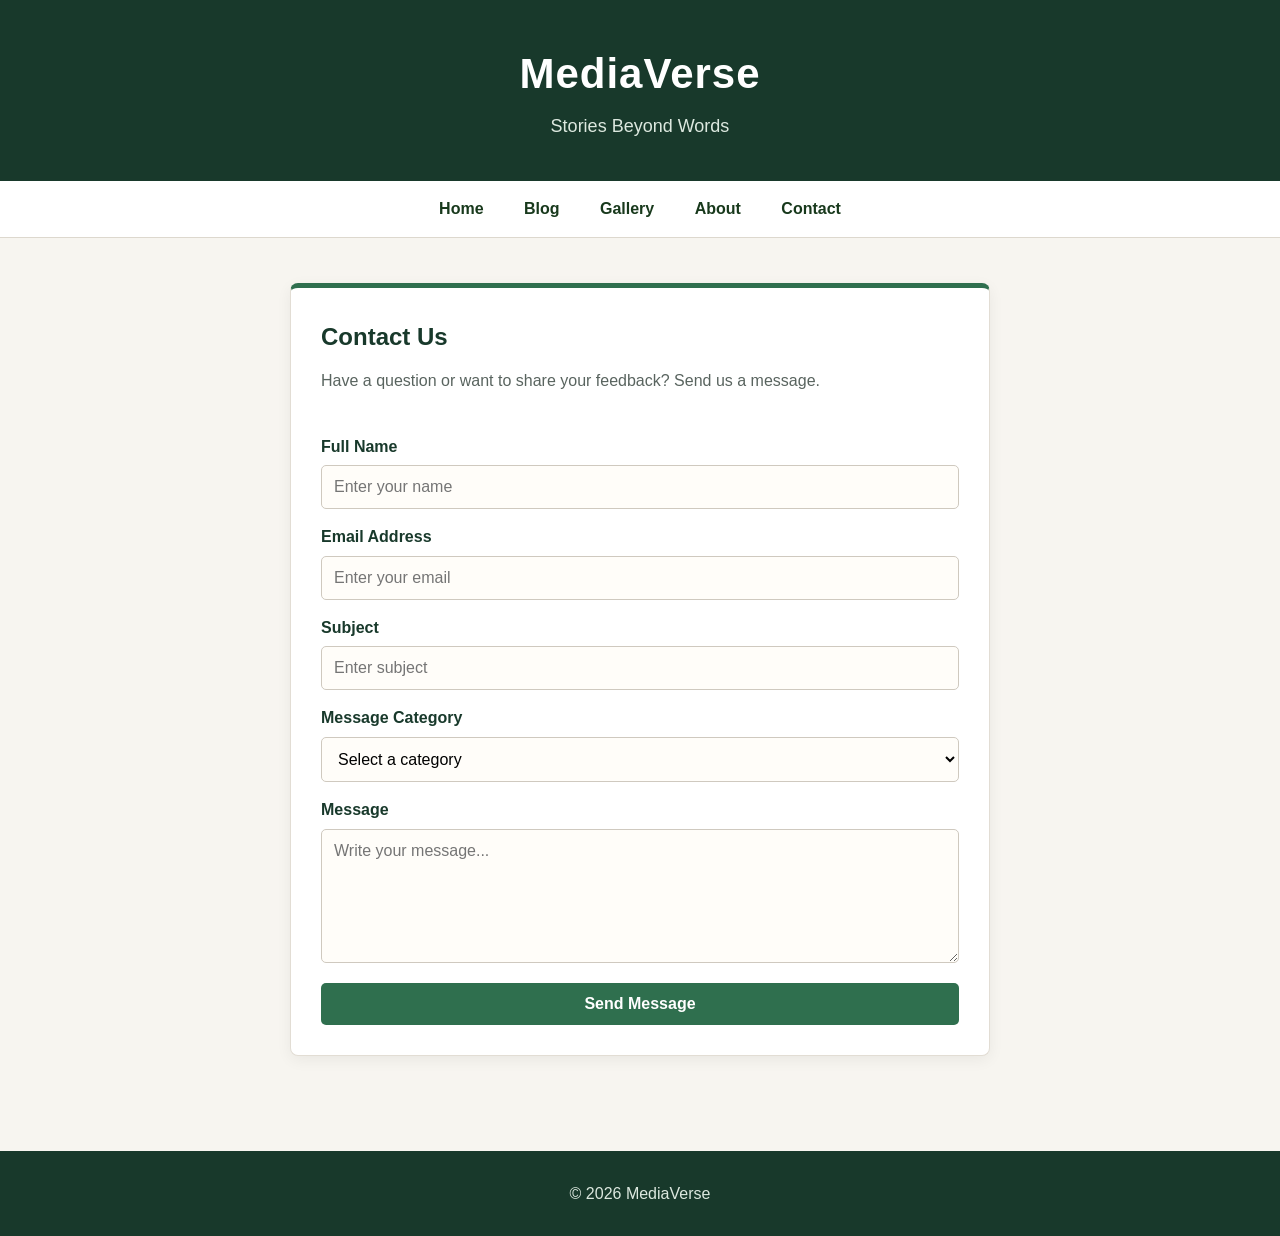
<file: DAY01/contact.html>
<!DOCTYPE html>
<html lang="en">

<head>

    <meta charset="UTF-8">

    <meta name="viewport"
          content="width=device-width, initial-scale=1.0">

    <title>Contact - MediaVerse</title>

    <link rel="stylesheet" href="css/style.css">

</head>

<body>

    <header>

        <h1>MediaVerse</h1>

        <p>Stories Beyond Words</p>

    </header>


    <nav>

        <a href="index.html">Home</a>

        <a href="blog.html">Blog</a>

        <a href="gallery.html">Gallery</a>

        <a href="about.html">About</a>

        <a href="contact.html">Contact</a>

    </nav>


    <main>

        <section class="contact">

            <h2>Contact Us</h2>

            <p>
                Have a question or want to share your
                feedback? Send us a message.
            </p>


            <form>

                <!-- Name -->

                <label for="name">
                    Full Name
                </label>

                <input
                    type="text"
                    id="name"
                    name="name"
                    placeholder="Enter your name"
                    required>


                <!-- Email -->

                <label for="email">
                    Email Address
                </label>

                <input
                    type="email"
                    id="email"
                    name="email"
                    placeholder="Enter your email"
                    required>


                <!-- Subject -->

                <label for="subject">
                    Subject
                </label>

                <input
                    type="text"
                    id="subject"
                    name="subject"
                    placeholder="Enter subject"
                    required>


                <!-- Category -->

                <label for="category">
                    Message Category
                </label>

                <select id="category"
                        name="category">

                    <option value="">
                        Select a category
                    </option>

                    <option value="feedback">
                        Feedback
                    </option>

                    <option value="suggestion">
                        Suggestion
                    </option>

                    <option value="question">
                        Question
                    </option>

                </select>


                <!-- Message -->

                <label for="message">
                    Message
                </label>

                <textarea
                    id="message"
                    name="message"
                    rows="6"
                    placeholder="Write your message..."
                    required></textarea>


                <!-- Submit -->

                <button type="submit">
                    Send Message
                </button>

            </form>

        </section>

    </main>


    <footer>

        <p>
            &copy; 2026 MediaVerse
        </p>

    </footer>

</body>

</html>
</file>
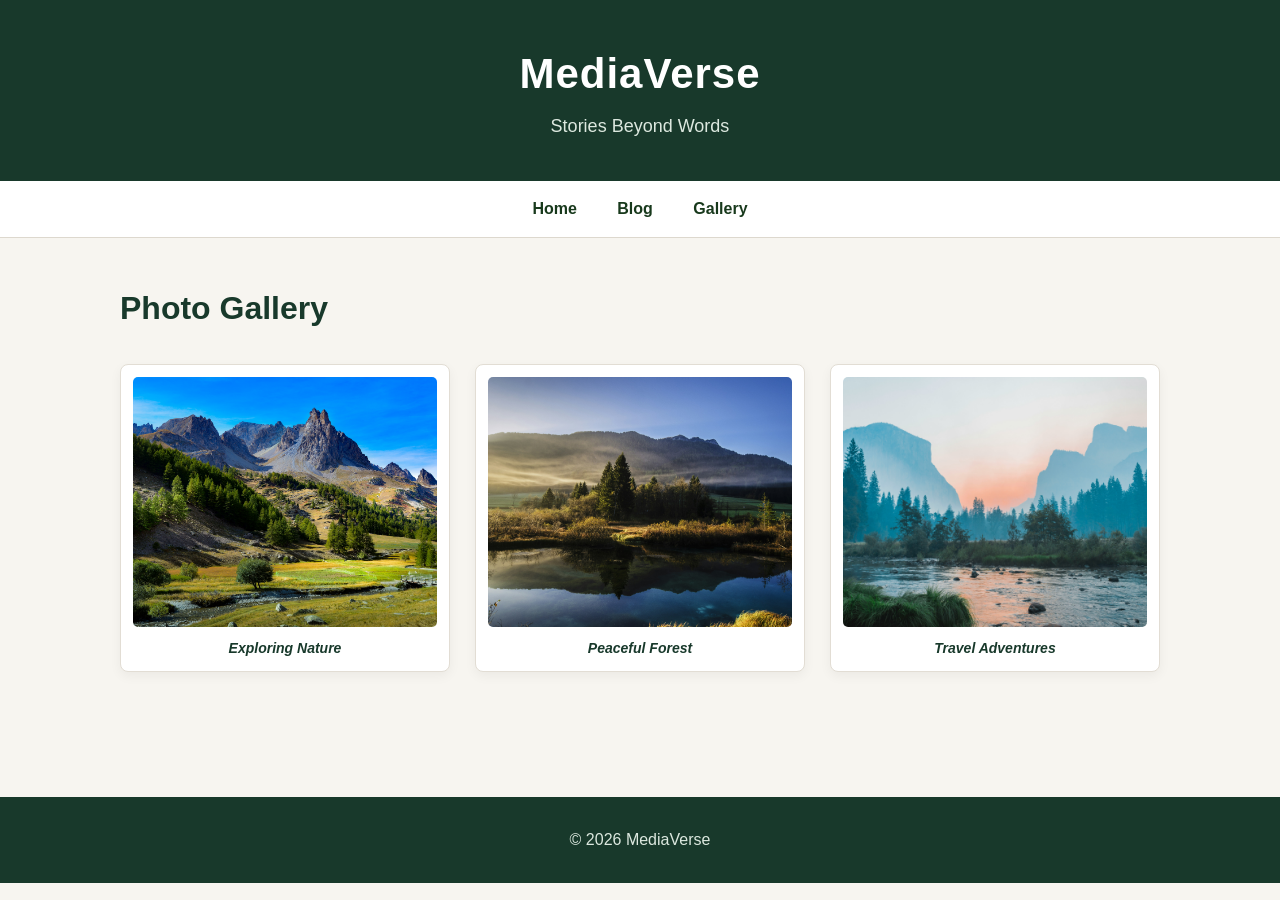
<file: DAY01/gallery.html>
<!DOCTYPE html>
<html lang="en">

<head>

    <meta charset="UTF-8">

    <meta name="viewport"
          content="width=device-width, initial-scale=1.0">

    <title>Gallery - MediaVerse</title>

    <link rel="stylesheet" href="css/style.css">

</head>

<body>

    <header>

        <h1>MediaVerse</h1>

        <p>Stories Beyond Words</p>

    </header>


    <nav>

        <a href="index.html">Home</a>

        <a href="blog.html">Blog</a>

        <a href="gallery.html">Gallery</a>

    </nav>


    <main>

        <h2>Photo Gallery</h2>

        <section class="gallery">

            <figure>

                <img src="media/images/nature.jpg"
                     alt="Beautiful mountain landscape">

                <figcaption>
                    Exploring Nature
                </figcaption>

            </figure>


            <figure>

                <img src="media/images/forest.jpg"
                     alt="Beautiful forest">

                <figcaption>
                    Peaceful Forest
                </figcaption>

            </figure>


            <figure>

                <img src="media/images/travel.jpg"
                     alt="Beautiful travel destination">

                <figcaption>
                    Travel Adventures
                </figcaption>

            </figure>

        </section>

    </main>


    <footer>

        <p>
            &copy; 2026 MediaVerse
        </p>

    </footer>

</body>

</html>
</file>
<file: style.css>
/* =====================================================
   GLOBAL
===================================================== */

:root {

    --abyss: #012624;

    --deep: #011d1c;

    --kelp: #003734;

    --mist: #edfffe;

    --white: #ffffff;

    --silver: #bbc7c6;

    --pink: #fde9ff;

    --slate: #707777;

    --accent: #00827c;

    --card-radius: 16px;

    --small-radius: 6px;

}


* {

    margin: 0;

    padding: 0;

    box-sizing: border-box;

}


html {

    scroll-behavior: smooth;

}


body {

    font-family:
        Arial,
        system-ui,
        sans-serif;

    background-color: var(--abyss);

    color: var(--white);

    line-height: 1.5;

}


a {

    text-decoration: none;

    color: inherit;

}


section {

    scroll-margin-top: 80px;

}



/* =====================================================
   NAVIGATION
===================================================== */

.navbar {

    position: sticky;

    top: 0;

    z-index: 1000;

    height: 80px;

    display: flex;

    align-items: center;

    justify-content: space-between;

    padding: 0 6%;

    background-color: rgba(1, 38, 36, 0.95);

    border-bottom: 1px solid rgba(255, 255, 255, 0.08);

}


.logo {

    font-size: 20px;

    font-weight: 500;

    letter-spacing: 0.08em;

}


.logo span {

    color: var(--accent);

}


nav {

    display: flex;

    gap: 28px;

}


nav a {

    color: var(--silver);

    font-size: 12px;

    text-transform: uppercase;

    letter-spacing: 0.12em;

    transition: color 0.3s ease;

}


nav a:hover {

    color: var(--white);

}



/* =====================================================
   HERO
===================================================== */

.hero {

    min-height: calc(100vh - 80px);

    max-width: 1440px;

    margin: auto;

    padding: 100px 8%;

    display: flex;

    align-items: center;

    justify-content: space-between;

    position: relative;

    overflow: hidden;

}


.hero-content {

    max-width: 720px;

    position: relative;

    z-index: 2;

}


.eyebrow {

    color: var(--silver);

    font-size: 12px;

    font-weight: 500;

    letter-spacing: 0.15em;

    margin-bottom: 24px;

}


.hero h1 {

    font-size: clamp(50px, 7vw, 96px);

    line-height: 0.98;

    font-weight: 500;

    letter-spacing: -0.045em;

    margin-bottom: 32px;

}


.hero h1 span {

    color: var(--pink);

}


.hero-text {

    max-width: 580px;

    color: var(--silver);

    font-size: 18px;

    line-height: 1.6;

    margin-bottom: 36px;

}


.hero-buttons {

    display: flex;

    gap: 16px;

    align-items: center;

}
.hero-image {
    width: 380px;
    height: 380px;

    border-radius: 50%;

    overflow: hidden;

    border: 3px solid rgba(203, 255, 252, 0.35);

    background-color: var(--kelp);

    position: relative;

    z-index: 2;

    box-shadow:
        0 0 40px rgba(0, 130, 124, 0.25);
}


.hero-image img {
    width: 100%;
    height: 100%;

    object-fit: cover;

    object-position: center;

    display: block;
}


.primary-button {

    display: inline-block;

    padding: 14px 22px;

    border-radius: var(--small-radius);

    background: linear-gradient(
        90deg,
        #00827c,
        #cbfffc,
        #fad1ff
    );

    color: #062523;

    font-size: 13px;

    font-weight: 600;

    text-transform: uppercase;

    letter-spacing: 0.08em;

    transition: transform 0.3s ease;

}


.primary-button:hover {

    transform: translateY(-3px);

}


.secondary-button {

    padding: 13px 20px;

    border: 1px solid rgba(255, 255, 255, 0.25);

    border-radius: var(--small-radius);

    color: var(--silver);

    font-size: 13px;

    text-transform: uppercase;

    letter-spacing: 0.08em;

    transition: 0.3s ease;

}


.secondary-button:hover {

    color: var(--white);

    border-color: var(--white);

}



/* =====================================================
   HERO ORB
===================================================== */

.hero-orb {

    width: 360px;

    height: 360px;

    position: relative;

    border-radius: 50%;

    background:
        radial-gradient(
            circle at 35% 30%,
            rgba(203, 255, 252, 0.7),
            transparent 8%
        ),
        radial-gradient(
            circle,
            rgba(0, 130, 124, 0.5),
            rgba(1, 29, 28, 0.2) 55%,
            transparent 70%
        );

    border: 1px solid rgba(203, 255, 252, 0.15);

}


.orb {

    position: absolute;

    width: 7px;

    height: 7px;

    border-radius: 50%;

    background-color: var(--mist);

    box-shadow:
        0 0 12px rgba(203, 255, 252, 0.8);

}


.orb-one {

    top: 25%;

    left: 30%;

}


.orb-two {

    top: 55%;

    right: 22%;

}


.orb-three {

    bottom: 25%;

    left: 45%;

}



/* =====================================================
   COMMON SECTIONS
===================================================== */

.section {

    max-width: 1440px;

    margin: auto;

    padding: 110px 8%;

}


.section-label {

    color: var(--silver);

    font-size: 12px;

    font-weight: 500;

    letter-spacing: 0.12em;

    text-transform: uppercase;

    margin-bottom: 32px;

}


.section h2 {

    font-size: clamp(38px, 5vw, 61px);

    line-height: 1;

    font-weight: 500;

    letter-spacing: -0.035em;

}


.section h2 span {

    color: var(--pink);

}



/* =====================================================
   ABOUT
===================================================== */

.about-grid {

    display: grid;

    grid-template-columns: 1fr 1fr;

    gap: 80px;

    align-items: start;

}


.about-text {

    max-width: 580px;

}


.about-text p {

    color: var(--silver);

    font-size: 16px;

    line-height: 1.6;

    margin-bottom: 22px;

}


.text-link {

    display: inline-block;

    margin-top: 15px;

    color: var(--mist);

    border-bottom: 1px solid var(--accent);

    padding-bottom: 4px;

}



/* =====================================================
   SKILLS
===================================================== */

.skills-section {

    background-color: var(--deep);

    max-width: none;

}


.skills-section > * {

    max-width: 1290px;

    margin-left: auto;

    margin-right: auto;

}


.skills-section h2 {

    margin-bottom: 48px;

}


.skills-grid {

    display: grid;

    grid-template-columns: repeat(3, 1fr);

    gap: 20px;

}


.skill-card {

    background-color: var(--kelp);

    border-radius: var(--card-radius);

    padding: 36px;

    min-height: 220px;

}


.skill-number {

    display: block;

    color: var(--pink);

    font-size: 13px;

    letter-spacing: 0.12em;

    margin-bottom: 30px;

}


.skill-card h3 {

    font-size: 24px;

    font-weight: 500;

    margin-bottom: 14px;

}


.skill-card p {

    color: var(--silver);

    font-size: 15px;

}



/* =====================================================
   PROJECTS
===================================================== */

.projects-heading {

    display: flex;

    justify-content: space-between;

    align-items: end;

    gap: 40px;

    margin-bottom: 50px;

}


.projects-heading p {

    max-width: 400px;

    color: var(--silver);

    font-size: 16px;

}


.projects-grid {

    display: grid;

    grid-template-columns: repeat(3, 1fr);

    gap: 20px;

}


.project-card {

    min-height: 390px;

    padding: 32px;

    border-radius: var(--card-radius);

    background-color: var(--kelp);

    display: flex;

    flex-direction: column;

    justify-content: space-between;

    transition:
        transform 0.3s ease,
        background-color 0.3s ease;

}


.project-card:hover {

    transform: translateY(-6px);

    background-color: #00433f;

}


.project-top {

    display: flex;

    justify-content: space-between;

    align-items: center;

}


.project-number {

    color: var(--pink);

    font-size: 13px;

    letter-spacing: 0.1em;

}


.project-arrow {

    width: 34px;

    height: 34px;

    display: flex;

    align-items: center;

    justify-content: center;

    border-radius: var(--small-radius);

    background-color: rgba(1, 29, 28, 0.65);

    color: var(--white);

}


.project-content {

    margin-top: 40px;

}


.project-type {

    color: var(--silver);

    font-size: 10px;

    letter-spacing: 0.13em;

    margin-bottom: 14px;

}


.project-card h3 {

    font-size: 30px;

    font-weight: 500;

    line-height: 1.05;

    margin-bottom: 18px;

}


.project-card p {

    color: var(--silver);

    font-size: 15px;

    line-height: 1.5;

}


.project-link {

    display: inline-block;

    color: var(--mist);

    font-size: 13px;

    text-transform: uppercase;

    letter-spacing: 0.08em;

    border-bottom: 1px solid rgba(203, 255, 252, 0.4);

    padding-bottom: 5px;

    align-self: flex-start;

}



/* =====================================================
   CONTACT
===================================================== */

.contact-section {

    background-color: var(--deep);

    padding: 120px 8%;

    text-align: center;

}


.contact-content {

    max-width: 800px;

    margin: auto;

}


.contact-content h2 {

    font-size: clamp(42px, 6vw, 72px);

    font-weight: 500;

    line-height: 1;

    letter-spacing: -0.04em;

    margin-bottom: 25px;

}


.contact-content h2 span {

    color: var(--pink);

}


.contact-content p {

    color: var(--silver);

    font-size: 16px;

    margin-bottom: 35px;

}



/* =====================================================
   FOOTER
===================================================== */

footer {

    background-color: #011d1c;

    padding: 60px 8%;

    text-align: center;

}


.footer-logo {

    font-size: 20px;

    letter-spacing: 0.12em;

    margin-bottom: 15px;

}


footer p {

    color: var(--silver);

    font-size: 13px;

    margin-top: 8px;

}



/* =====================================================
   RESPONSIVE
===================================================== */

@media (max-width: 900px) {

    nav {

        gap: 15px;

    }


    .hero {

        flex-direction: column;

        align-items: flex-start;

        gap: 70px;

    }


    .hero-orb {

        width: 280px;

        height: 280px;

        align-self: center;

    }


    .about-grid {

        grid-template-columns: 1fr;

        gap: 40px;

    }


    .skills-grid {

        grid-template-columns: repeat(2, 1fr);

    }


    .projects-grid {

        grid-template-columns: repeat(2, 1fr);

    }


    .projects-heading {

        flex-direction: column;

        align-items: flex-start;

    }

}



@media (max-width: 600px) {

    .navbar {

        height: auto;

        padding: 20px;

        flex-direction: column;

        gap: 18px;

    }


    nav {

        flex-wrap: wrap;

        justify-content: center;

    }


    .hero {

        padding: 80px 20px;

    }


    .hero h1 {

        font-size: 52px;

    }


    .hero-buttons {

        flex-direction: column;

        align-items: flex-start;

    }


    .section {

        padding: 80px 20px;

    }


    .skills-grid,

    .projects-grid {

        grid-template-columns: 1fr;

    }


    .project-card {

        min-height: 350px;

    }


    .contact-section {

        padding: 90px 20px;

    }

}
</file>
<file: DAY01/css/style.css>
/* =====================================================
   RESET
   ===================================================== */

* {
    margin: 0;
    padding: 0;
    box-sizing: border-box;
}


/* =====================================================
   BODY
   ===================================================== */

body {
    font-family: Arial, Helvetica, sans-serif;
    line-height: 1.6;

    background-color: #f7f5f0;

    color: #263238;
}


/* =====================================================
   HEADER
   ===================================================== */

header {
    background-color: #18392b;

    color: white;

    text-align: center;

    padding: 40px 20px;
}

header h1 {
    font-size: 42px;

    margin-bottom: 5px;

    letter-spacing: 1px;
}

header p {
    font-size: 18px;

    color: #dce8df;
}


/* =====================================================
   NAVIGATION
   ===================================================== */

nav {
    background-color: #ffffff;

    text-align: center;

    padding: 15px;

    border-bottom: 1px solid #ddd8ce;

    position: sticky;

    top: 0;

    z-index: 100;
}

nav a {
    color: #18391c;

    text-decoration: none;

    margin: 0 18px;

    font-size: 16px;

    font-weight: 600;

    transition: color 0.2s ease;
}

nav a:hover {
    color: #d97706;
}


/* =====================================================
   MAIN CONTENT
   ===================================================== */

main {
    max-width: 1100px;

    margin: 0 auto;

    padding: 45px 30px;
}

main > h2 {
    color: #18392b;

    font-size: 32px;

    margin-bottom: 25px;
}


/* =====================================================
   HOME PAGE - HERO
   ===================================================== */

.hero {
    background-color: #ffffff;

    text-align: center;

    padding: 80px 30px;

    margin-bottom: 45px;

    border: 1px solid #ddd8ce;

    border-radius: 8px;

    box-shadow:
        0 4px 15px rgba(0, 0, 0, 0.06);
}

.hero h2 {
    color: #18392b;

    font-size: 40px;

    margin-bottom: 15px;
}

.hero p {
    color: #5f6b66;

    font-size: 19px;

    margin-bottom: 28px;
}


/* =====================================================
   BUTTON
   ===================================================== */

.button {
    display: inline-block;

    background-color: #d97706;

    color: white;

    padding: 12px 25px;

    text-decoration: none;

    border-radius: 5px;

    font-weight: bold;

    transition:
        background-color 0.2s ease,
        transform 0.2s ease;
}

.button:hover {
    background-color: #b45309;

    transform: translateY(-2px);
}


/* =====================================================
   BLOG ARTICLES
   ===================================================== */

article {
    background-color: #ffffff;

    padding: 28px;

    margin: 25px 0;

    border: 1px solid #e2ddd4;

    border-left: 5px solid #2f6f4e;

    border-radius: 8px;

    box-shadow:
        0 4px 12px rgba(0, 0, 0, 0.05);

    transition:
        transform 0.2s ease,
        box-shadow 0.2s ease;
}

article:hover {
    transform: translateY(-3px);

    box-shadow:
        0 7px 18px rgba(0, 0, 0, 0.08);
}

article h3 {
    color: #18392b;

    font-size: 24px;

    margin-bottom: 10px;
}

article h4 {
    color: #b45309;

    margin-top: 20px;

    margin-bottom: 8px;
}

article p {
    color: #59645f;

    margin-bottom: 12px;
}


/* =====================================================
   READ MORE
   ===================================================== */

article a {
    display: inline-block;

    margin-top: 8px;

    color: #2f6f4e;

    text-decoration: none;

    font-weight: bold;
}

article a:hover {
    color: #d97706;

    text-decoration: underline;
}


/* =====================================================
   BLOG IMAGE
   ===================================================== */

article figure {
    margin: 20px 0;
}

article img {
    width: 100%;

    max-width: 700px;

    height: auto;

    display: block;

    border-radius: 6px;
}

figcaption {
    color: #68736d;

    margin-top: 8px;

    font-size: 14px;

    font-style: italic;
}


/* =====================================================
   VIDEO
   ===================================================== */

article video {
    width: 100%;

    max-width: 700px;

    display: block;

    margin-top: 15px;

    border-radius: 6px;
}


/* =====================================================
   AUDIO
   ===================================================== */

article audio {
    width: 100%;

    max-width: 600px;

    margin-top: 15px;
}


/* =====================================================
   GALLERY
   ===================================================== */

.gallery {
    display: grid;

    grid-template-columns:
        repeat(3, 1fr);

    gap: 25px;

    margin-top: 30px;
}

.gallery figure {
    background-color: #ffffff;

    padding: 12px;

    border: 1px solid #e2ddd4;

    border-radius: 8px;

    text-align: center;

    box-shadow:
        0 4px 12px rgba(0, 0, 0, 0.05);

    transition:
        transform 0.2s ease,
        box-shadow 0.2s ease;
}

.gallery figure:hover {
    transform: translateY(-4px);

    box-shadow:
        0 8px 18px rgba(0, 0, 0, 0.08);
}

.gallery img {
    width: 100%;

    height: 250px;

    object-fit: cover;

    display: block;

    border-radius: 5px;
}

.gallery figcaption {
    margin-top: 10px;

    color: #18392b;

    font-weight: bold;
}


/* =====================================================
   ABOUT PAGE
   ===================================================== */

.about {
    background-color: #ffffff;

    padding: 30px;

    margin-bottom: 30px;

    border: 1px solid #e2ddd4;

    border-left: 5px solid #d97706;

    border-radius: 8px;

    box-shadow:
        0 4px 12px rgba(0, 0, 0, 0.05);
}

.about h2 {
    color: #18392b;

    margin-bottom: 15px;
}

main section {
    margin-bottom: 30px;
}

main section h2 {
    color: #18392b;

    margin-bottom: 15px;
}

main section p {
    color: #59645f;

    margin-bottom: 15px;
}

main ul {
    background-color: #ffffff;

    padding: 25px 40px;

    border: 1px solid #e2ddd4;

    border-radius: 8px;

    box-shadow:
        0 4px 12px rgba(0, 0, 0, 0.05);
}

main li {
    color: #59645f;

    margin-bottom: 10px;
}

main li::marker {
    color: #d97706;
}


/* =====================================================
   CONTACT PAGE
   ===================================================== */

.contact {
    background-color: #ffffff;

    max-width: 700px;

    margin: 0 auto;

    padding: 30px;

    border: 1px solid #e2ddd4;

    border-top: 5px solid #2f6f4e;

    border-radius: 8px;

    box-shadow:
        0 4px 15px rgba(0, 0, 0, 0.06);
}

.contact h2 {
    color: #18392b;

    margin-bottom: 12px;
}

.contact p {
    color: #59645f;

    margin-bottom: 25px;
}


/* =====================================================
   FORM
   ===================================================== */

form {
    display: flex;

    flex-direction: column;
}

form label {
    margin-top: 15px;

    margin-bottom: 6px;

    color: #18392b;

    font-weight: bold;
}

form input,
form select,
form textarea {
    padding: 12px;

    border: 1px solid #cfc9bf;

    border-radius: 5px;

    font-family: Arial, Helvetica, sans-serif;

    font-size: 16px;

    outline: none;

    background-color: #fffdf9;

    transition:
        border-color 0.2s ease,
        box-shadow 0.2s ease;
}

form input:focus,
form select:focus,
form textarea:focus {
    border-color: #2f6f4e;

    box-shadow:
        0 0 0 3px rgba(47, 111, 78, 0.10);
}

form textarea {
    resize: vertical;
}


/* =====================================================
   FORM BUTTON
   ===================================================== */

form button {
    margin-top: 20px;

    padding: 12px;

    border: none;

    border-radius: 5px;

    background-color: #2f6f4e;

    color: white;

    font-size: 16px;

    font-weight: bold;

    cursor: pointer;

    transition:
        background-color 0.2s ease,
        transform 0.2s ease;
}

form button:hover {
    background-color: #245a3d;

    transform: translateY(-2px);
}


/* =====================================================
   FOOTER
   ===================================================== */

footer {
    background-color: #18392b;

    color: #dce8df;

    text-align: center;

    padding: 30px;

    margin-top: 50px;
}

footer p {
    margin: 0;
}


/* =====================================================
   RESPONSIVE DESIGN - TABLET
   ===================================================== */

@media (max-width: 800px) {

    header h1 {
        font-size: 36px;
    }

    nav a {
        margin: 0 10px;
    }

    .gallery {
        grid-template-columns:
            repeat(2, 1fr);
    }

    .hero h2 {
        font-size: 34px;
    }
}


/* =====================================================
   RESPONSIVE DESIGN - MOBILE
   ===================================================== */

@media (max-width: 600px) {

    header {
        padding: 32px 15px;
    }

    header h1 {
        font-size: 32px;
    }

    header p {
        font-size: 16px;
    }

    nav {
        padding: 12px 8px;
    }

    nav a {
        display: inline-block;

        margin: 5px 7px;

        font-size: 14px;
    }

    main {
        padding: 30px 15px;
    }

    main > h2 {
        font-size: 28px;
    }

    .hero {
        padding: 60px 20px;
    }

    .hero h2 {
        font-size: 30px;
    }

    .hero p {
        font-size: 17px;
    }

    article {
        padding: 22px;
    }

    .gallery {
        grid-template-columns: 1fr;
    }

    .gallery img {
        height: auto;
    }

    .contact {
        padding: 25px 20px;
    }

    footer {
        padding: 25px 15px;
    }
}
</file>
<file: DAY03/style.css>
/* ==============================
   GENERAL PAGE
================================= */

* {
    margin: 0;
    padding: 0;
    box-sizing: border-box;
}

body {
    font-family: Arial, sans-serif;
    background-color: #f4f7f6;
    color: #263238;
    line-height: 1.6;
    padding: 40px 20px;
}


/* ==============================
   MAIN CONTAINER
================================= */

body {
    max-width: 1000px;
    margin: auto;
}


/* ==============================
   MAIN HEADING
================================= */

h1 {
    text-align: center;
    background-color: #00695c;
    color: white;

    padding: 25px;

    border-radius: 15px;

    margin-bottom: 35px;

    font-size: 36px;

    box-shadow: 0 8px 20px rgba(0, 0, 0, 0.12);
}


/* ==============================
   SECTION HEADINGS
================================= */

h2 {
    color: #00695c;

    font-size: 24px;

    margin-top: 30px;
    margin-bottom: 15px;

    padding-left: 12px;

    border-left: 5px solid #ff8a65;
}


/* ==============================
   LIST CONTAINERS
================================= */

ol,
ul {
    background-color: white;

    padding: 20px 35px;

    border-radius: 12px;

    margin-bottom: 25px;

    box-shadow: 0 5px 15px rgba(0, 0, 0, 0.08);
}


/* ==============================
   LIST ITEMS
================================= */

li {
    margin: 10px 0;

    padding: 5px;

    font-size: 17px;
}


/* ==============================
   HOVER EFFECT
================================= */

li:hover {
    background-color: #e0f2f1;

    border-radius: 6px;

    padding-left: 10px;

    transition: 0.2s;
}


/* ==============================
   NESTED LIST
================================= */

li ul {
    margin-top: 8px;
    margin-bottom: 5px;

    background-color: #f1f8f7;

    box-shadow: none;

    border-left: 4px solid #80cbc4;
}


/* ==============================
   ORDERED LIST NUMBERS
================================= */

ol li::marker {
    color: #00695c;
    font-weight: bold;
}


/* ==============================
   UNORDERED LIST BULLETS
================================= */

ul li::marker {
    color: #ff7043;
}


/* ==============================
   RESPONSIVE DESIGN
================================= */

@media (max-width: 600px) {

    body {
        padding: 20px 12px;
    }

    h1 {
        font-size: 28px;
        padding: 20px;
    }

    h2 {
        font-size: 21px;
    }

    ol,
    ul {
        padding: 15px 25px;
    }

    li {
        font-size: 16px;
    }

}
</file>
<file: DAY06/style.css>
/* =====================================================
   GLOBAL
===================================================== */

:root {

    --abyss: #012624;

    --deep: #011d1c;

    --kelp: #003734;

    --mist: #edfffe;

    --white: #ffffff;

    --silver: #bbc7c6;

    --pink: #fde9ff;

    --slate: #707777;

    --accent: #00827c;

    --card-radius: 16px;

    --small-radius: 6px;

}


* {

    margin: 0;

    padding: 0;

    box-sizing: border-box;

}


html {

    scroll-behavior: smooth;

}


body {

    font-family:
        Arial,
        system-ui,
        sans-serif;

    background-color: var(--abyss);

    color: var(--white);

    line-height: 1.5;

}


a {

    text-decoration: none;

    color: inherit;

}


section {

    scroll-margin-top: 80px;

}



/* =====================================================
   NAVIGATION
===================================================== */

.navbar {

    position: sticky;

    top: 0;

    z-index: 1000;

    height: 80px;

    display: flex;

    align-items: center;

    justify-content: space-between;

    padding: 0 6%;

    background-color: rgba(1, 38, 36, 0.95);

    border-bottom: 1px solid rgba(255, 255, 255, 0.08);

}


.logo {

    font-size: 20px;

    font-weight: 500;

    letter-spacing: 0.08em;

}


.logo span {

    color: var(--accent);

}


nav {

    display: flex;

    gap: 28px;

}


nav a {

    color: var(--silver);

    font-size: 12px;

    text-transform: uppercase;

    letter-spacing: 0.12em;

    transition: color 0.3s ease;

}


nav a:hover {

    color: var(--white);

}



/* =====================================================
   HERO
===================================================== */

.hero {

    min-height: calc(100vh - 80px);

    max-width: 1440px;

    margin: auto;

    padding: 100px 8%;

    display: flex;

    align-items: center;

    justify-content: space-between;

    position: relative;

    overflow: hidden;

}


.hero-content {

    max-width: 720px;

    position: relative;

    z-index: 2;

}


.eyebrow {

    color: var(--silver);

    font-size: 12px;

    font-weight: 500;

    letter-spacing: 0.15em;

    margin-bottom: 24px;

}


.hero h1 {

    font-size: clamp(50px, 7vw, 96px);

    line-height: 0.98;

    font-weight: 500;

    letter-spacing: -0.045em;

    margin-bottom: 32px;

}


.hero h1 span {

    color: var(--pink);

}


.hero-text {

    max-width: 580px;

    color: var(--silver);

    font-size: 18px;

    line-height: 1.6;

    margin-bottom: 36px;

}


.hero-buttons {

    display: flex;

    gap: 16px;

    align-items: center;

}
.hero-image {
    width: 380px;
    height: 380px;

    border-radius: 50%;

    overflow: hidden;

    border: 3px solid rgba(203, 255, 252, 0.35);

    background-color: var(--kelp);

    position: relative;

    z-index: 2;

    box-shadow:
        0 0 40px rgba(0, 130, 124, 0.25);
}


.hero-image img {
    width: 100%;
    height: 100%;

    object-fit: cover;

    object-position: center;

    display: block;
}


.primary-button {

    display: inline-block;

    padding: 14px 22px;

    border-radius: var(--small-radius);

    background: linear-gradient(
        90deg,
        #00827c,
        #cbfffc,
        #fad1ff
    );

    color: #062523;

    font-size: 13px;

    font-weight: 600;

    text-transform: uppercase;

    letter-spacing: 0.08em;

    transition: transform 0.3s ease;

}


.primary-button:hover {

    transform: translateY(-3px);

}


.secondary-button {

    padding: 13px 20px;

    border: 1px solid rgba(255, 255, 255, 0.25);

    border-radius: var(--small-radius);

    color: var(--silver);

    font-size: 13px;

    text-transform: uppercase;

    letter-spacing: 0.08em;

    transition: 0.3s ease;

}


.secondary-button:hover {

    color: var(--white);

    border-color: var(--white);

}



/* =====================================================
   HERO ORB
===================================================== */

.hero-orb {

    width: 360px;

    height: 360px;

    position: relative;

    border-radius: 50%;

    background:
        radial-gradient(
            circle at 35% 30%,
            rgba(203, 255, 252, 0.7),
            transparent 8%
        ),
        radial-gradient(
            circle,
            rgba(0, 130, 124, 0.5),
            rgba(1, 29, 28, 0.2) 55%,
            transparent 70%
        );

    border: 1px solid rgba(203, 255, 252, 0.15);

}


.orb {

    position: absolute;

    width: 7px;

    height: 7px;

    border-radius: 50%;

    background-color: var(--mist);

    box-shadow:
        0 0 12px rgba(203, 255, 252, 0.8);

}


.orb-one {

    top: 25%;

    left: 30%;

}


.orb-two {

    top: 55%;

    right: 22%;

}


.orb-three {

    bottom: 25%;

    left: 45%;

}



/* =====================================================
   COMMON SECTIONS
===================================================== */

.section {

    max-width: 1440px;

    margin: auto;

    padding: 110px 8%;

}


.section-label {

    color: var(--silver);

    font-size: 12px;

    font-weight: 500;

    letter-spacing: 0.12em;

    text-transform: uppercase;

    margin-bottom: 32px;

}


.section h2 {

    font-size: clamp(38px, 5vw, 61px);

    line-height: 1;

    font-weight: 500;

    letter-spacing: -0.035em;

}


.section h2 span {

    color: var(--pink);

}



/* =====================================================
   ABOUT
===================================================== */

.about-grid {

    display: grid;

    grid-template-columns: 1fr 1fr;

    gap: 80px;

    align-items: start;

}


.about-text {

    max-width: 580px;

}


.about-text p {

    color: var(--silver);

    font-size: 16px;

    line-height: 1.6;

    margin-bottom: 22px;

}


.text-link {

    display: inline-block;

    margin-top: 15px;

    color: var(--mist);

    border-bottom: 1px solid var(--accent);

    padding-bottom: 4px;

}



/* =====================================================
   SKILLS
===================================================== */

.skills-section {

    background-color: var(--deep);

    max-width: none;

}


.skills-section > * {

    max-width: 1290px;

    margin-left: auto;

    margin-right: auto;

}


.skills-section h2 {

    margin-bottom: 48px;

}


.skills-grid {

    display: grid;

    grid-template-columns: repeat(3, 1fr);

    gap: 20px;

}


.skill-card {

    background-color: var(--kelp);

    border-radius: var(--card-radius);

    padding: 36px;

    min-height: 220px;

}


.skill-number {

    display: block;

    color: var(--pink);

    font-size: 13px;

    letter-spacing: 0.12em;

    margin-bottom: 30px;

}


.skill-card h3 {

    font-size: 24px;

    font-weight: 500;

    margin-bottom: 14px;

}


.skill-card p {

    color: var(--silver);

    font-size: 15px;

}



/* =====================================================
   PROJECTS
===================================================== */

.projects-heading {

    display: flex;

    justify-content: space-between;

    align-items: end;

    gap: 40px;

    margin-bottom: 50px;

}


.projects-heading p {

    max-width: 400px;

    color: var(--silver);

    font-size: 16px;

}


.projects-grid {

    display: grid;

    grid-template-columns: repeat(3, 1fr);

    gap: 20px;

}


.project-card {

    min-height: 390px;

    padding: 32px;

    border-radius: var(--card-radius);

    background-color: var(--kelp);

    display: flex;

    flex-direction: column;

    justify-content: space-between;

    transition:
        transform 0.3s ease,
        background-color 0.3s ease;

}


.project-card:hover {

    transform: translateY(-6px);

    background-color: #00433f;

}


.project-top {

    display: flex;

    justify-content: space-between;

    align-items: center;

}


.project-number {

    color: var(--pink);

    font-size: 13px;

    letter-spacing: 0.1em;

}


.project-arrow {

    width: 34px;

    height: 34px;

    display: flex;

    align-items: center;

    justify-content: center;

    border-radius: var(--small-radius);

    background-color: rgba(1, 29, 28, 0.65);

    color: var(--white);

}


.project-content {

    margin-top: 40px;

}


.project-type {

    color: var(--silver);

    font-size: 10px;

    letter-spacing: 0.13em;

    margin-bottom: 14px;

}


.project-card h3 {

    font-size: 30px;

    font-weight: 500;

    line-height: 1.05;

    margin-bottom: 18px;

}


.project-card p {

    color: var(--silver);

    font-size: 15px;

    line-height: 1.5;

}


.project-link {

    display: inline-block;

    color: var(--mist);

    font-size: 13px;

    text-transform: uppercase;

    letter-spacing: 0.08em;

    border-bottom: 1px solid rgba(203, 255, 252, 0.4);

    padding-bottom: 5px;

    align-self: flex-start;

}



/* =====================================================
   CONTACT
===================================================== */

.contact-section {

    background-color: var(--deep);

    padding: 120px 8%;

    text-align: center;

}


.contact-content {

    max-width: 800px;

    margin: auto;

}


.contact-content h2 {

    font-size: clamp(42px, 6vw, 72px);

    font-weight: 500;

    line-height: 1;

    letter-spacing: -0.04em;

    margin-bottom: 25px;

}


.contact-content h2 span {

    color: var(--pink);

}


.contact-content p {

    color: var(--silver);

    font-size: 16px;

    margin-bottom: 35px;

}



/* =====================================================
   FOOTER
===================================================== */

footer {

    background-color: #011d1c;

    padding: 60px 8%;

    text-align: center;

}


.footer-logo {

    font-size: 20px;

    letter-spacing: 0.12em;

    margin-bottom: 15px;

}


footer p {

    color: var(--silver);

    font-size: 13px;

    margin-top: 8px;

}



/* =====================================================
   RESPONSIVE
===================================================== */

@media (max-width: 900px) {

    nav {

        gap: 15px;

    }


    .hero {

        flex-direction: column;

        align-items: flex-start;

        gap: 70px;

    }


    .hero-orb {

        width: 280px;

        height: 280px;

        align-self: center;

    }


    .about-grid {

        grid-template-columns: 1fr;

        gap: 40px;

    }


    .skills-grid {

        grid-template-columns: repeat(2, 1fr);

    }


    .projects-grid {

        grid-template-columns: repeat(2, 1fr);

    }


    .projects-heading {

        flex-direction: column;

        align-items: flex-start;

    }

}



@media (max-width: 600px) {

    .navbar {

        height: auto;

        padding: 20px;

        flex-direction: column;

        gap: 18px;

    }


    nav {

        flex-wrap: wrap;

        justify-content: center;

    }


    .hero {

        padding: 80px 20px;

    }


    .hero h1 {

        font-size: 52px;

    }


    .hero-buttons {

        flex-direction: column;

        align-items: flex-start;

    }


    .section {

        padding: 80px 20px;

    }


    .skills-grid,

    .projects-grid {

        grid-template-columns: 1fr;

    }


    .project-card {

        min-height: 350px;

    }


    .contact-section {

        padding: 90px 20px;

    }

}
</file>
